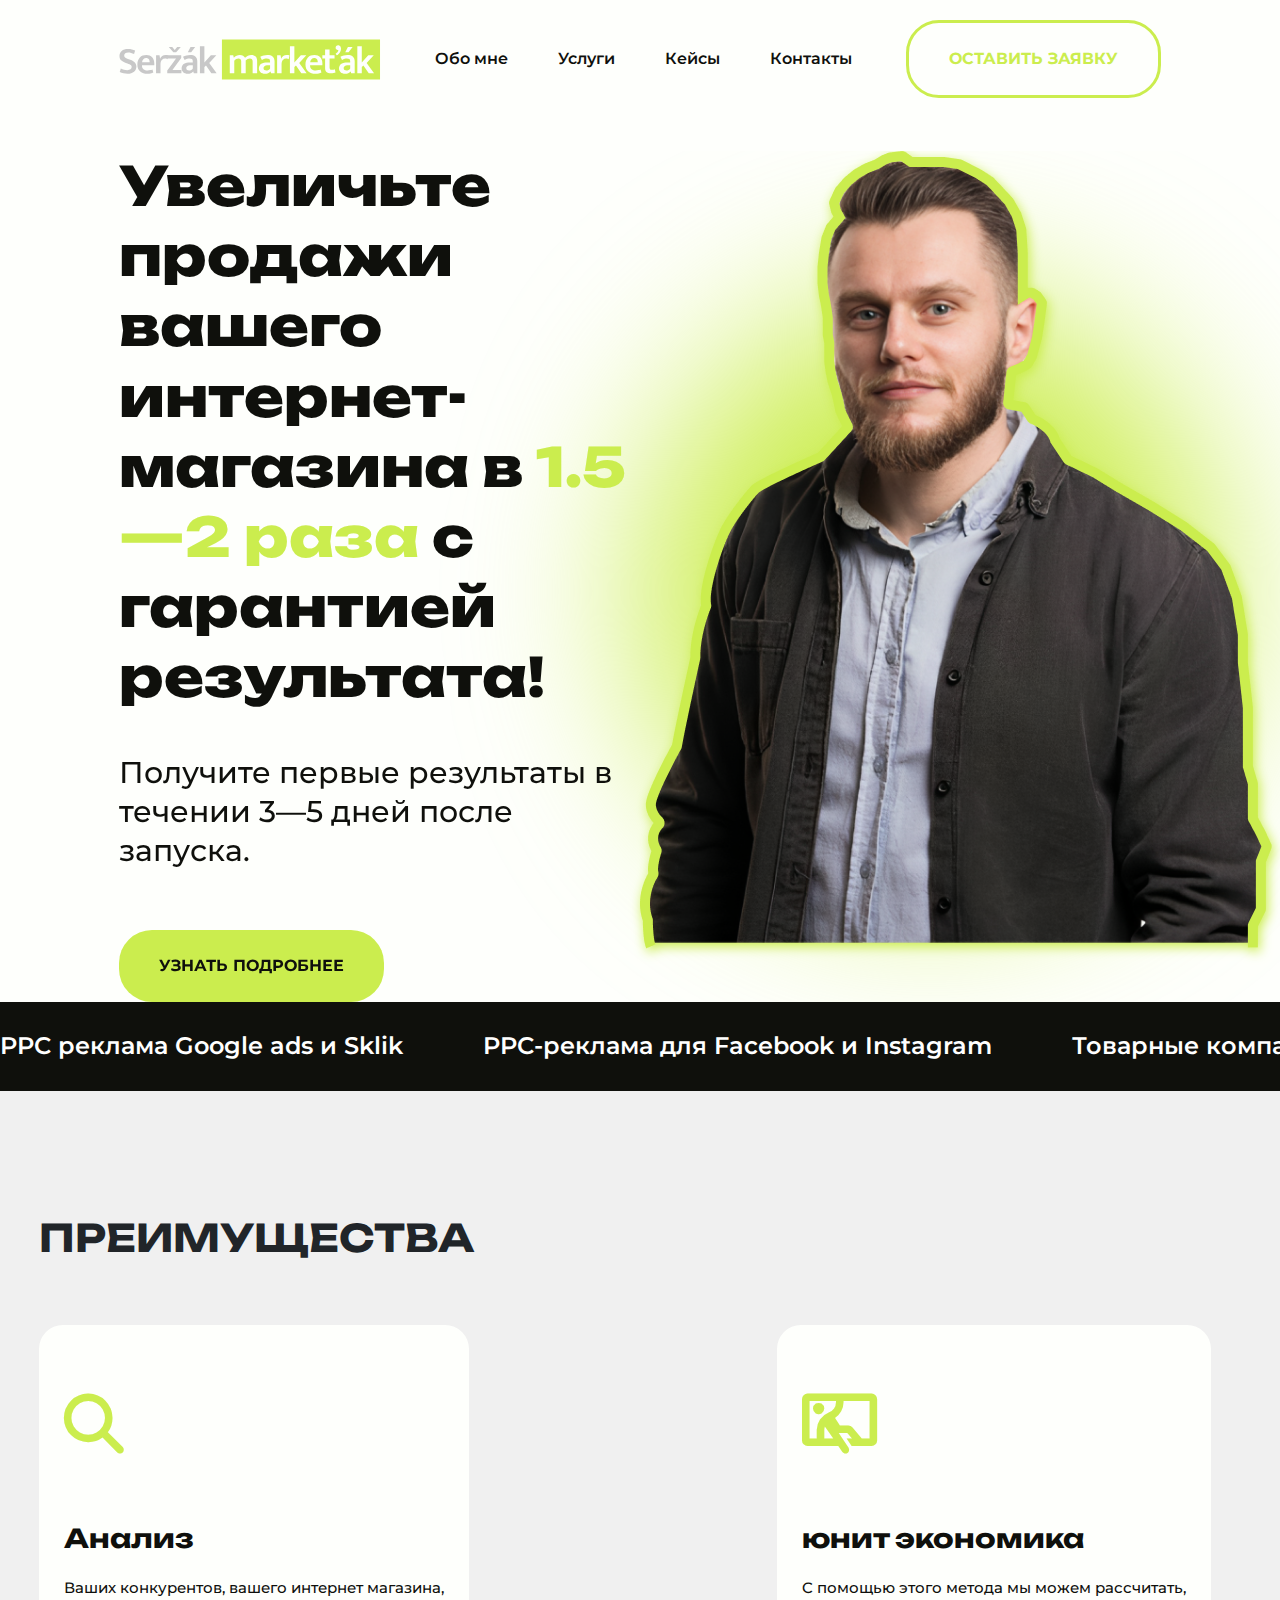
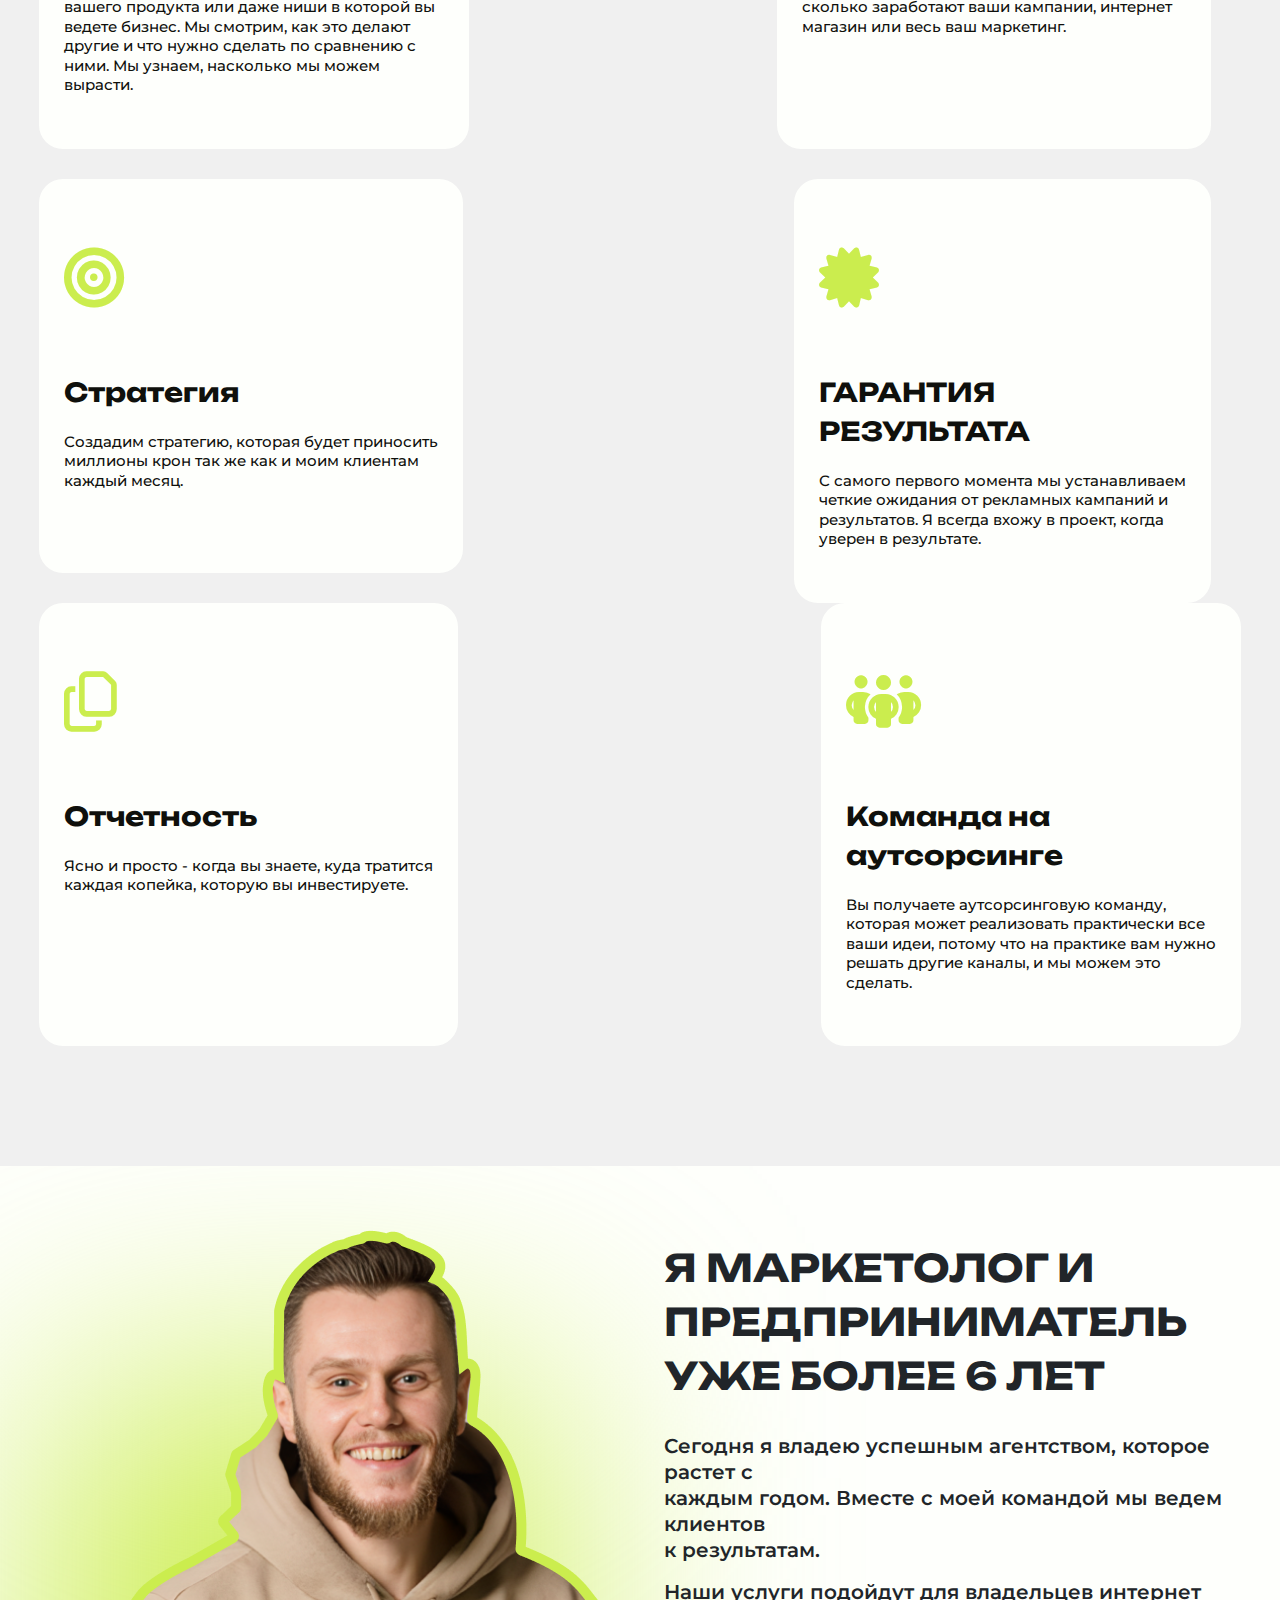
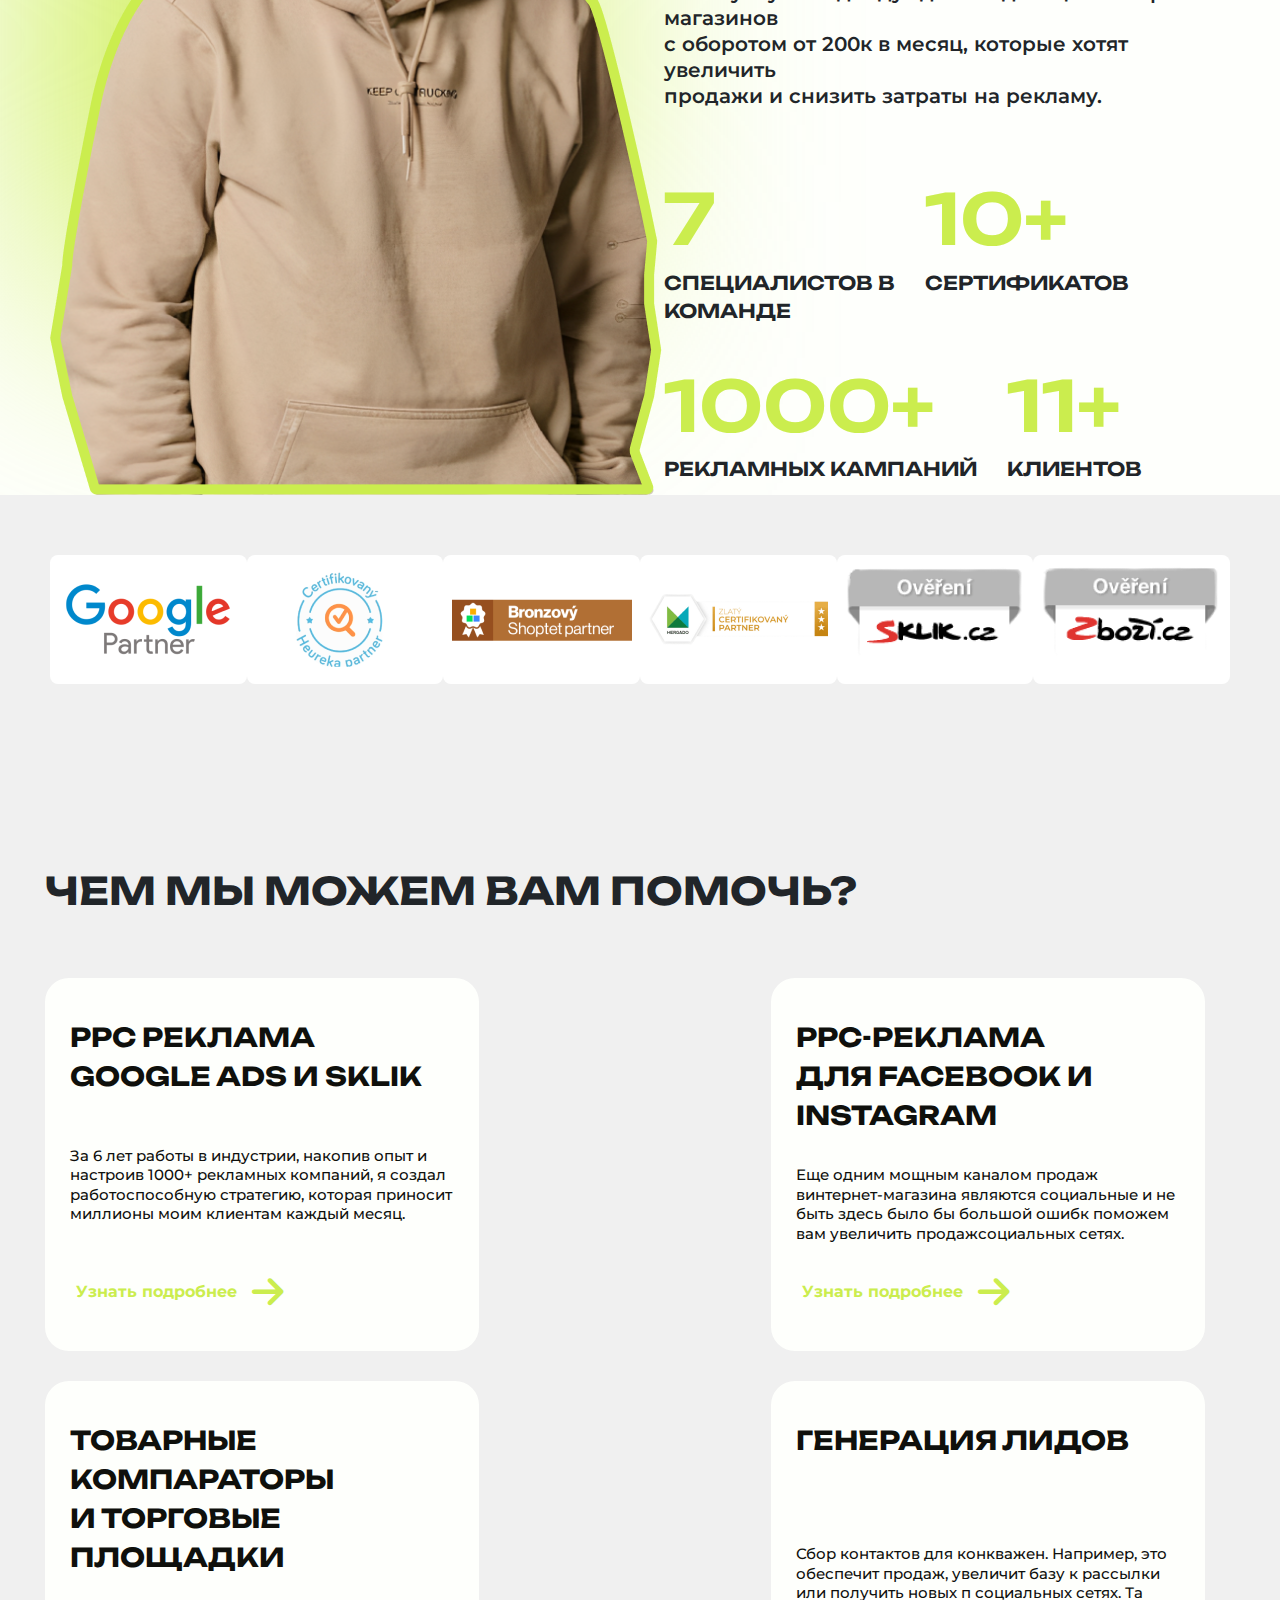
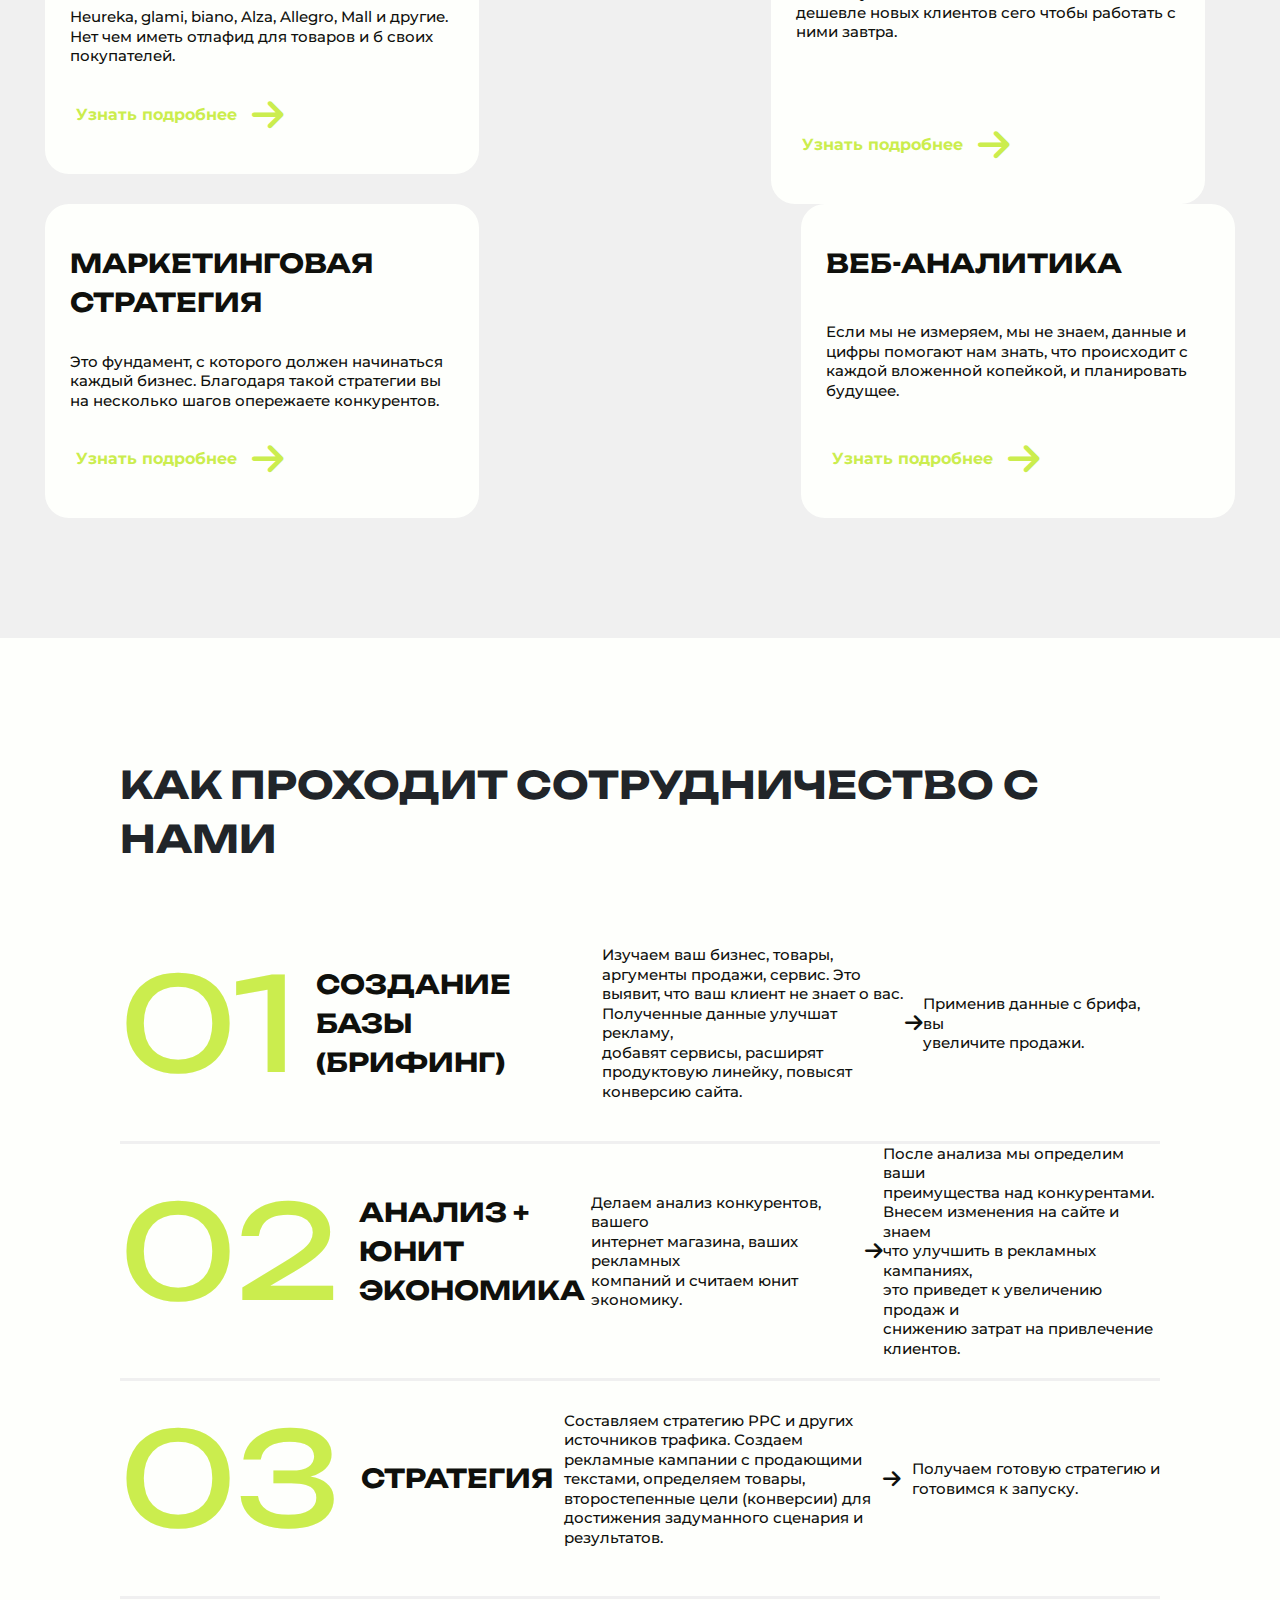
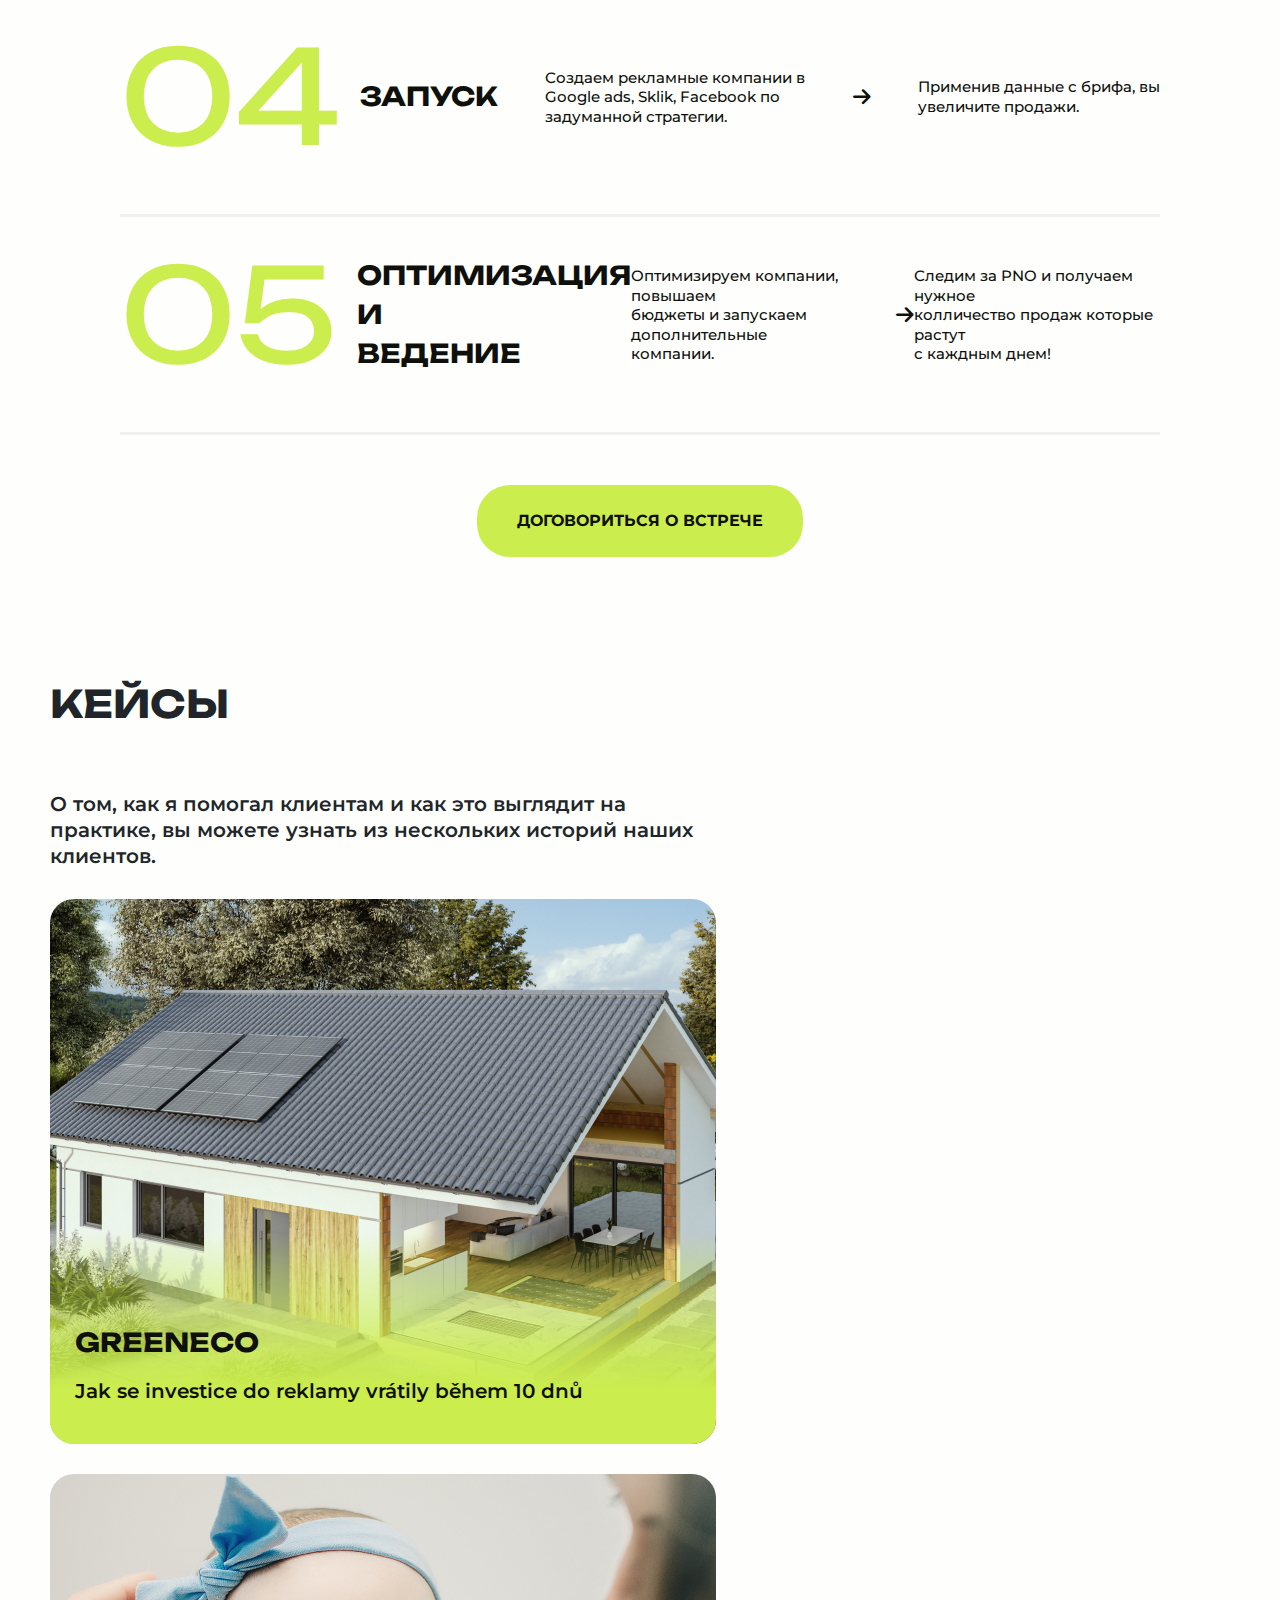
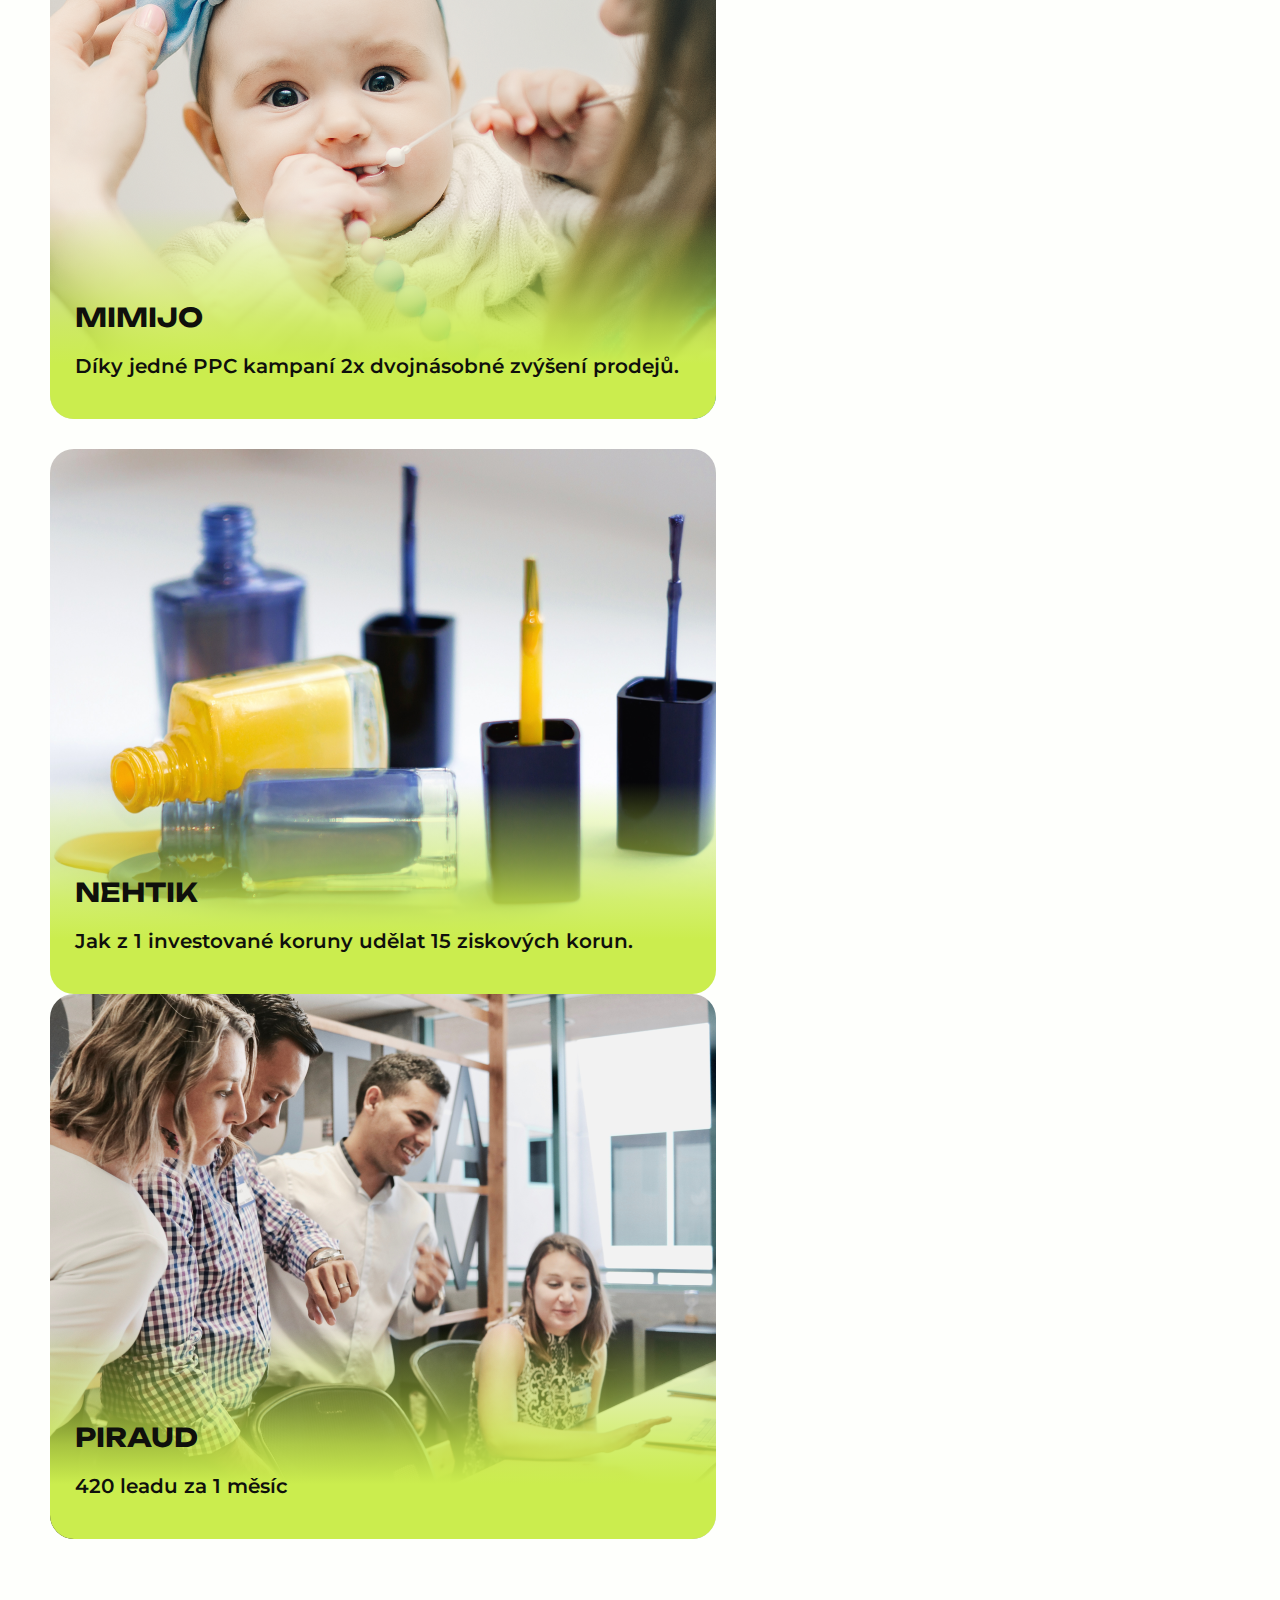
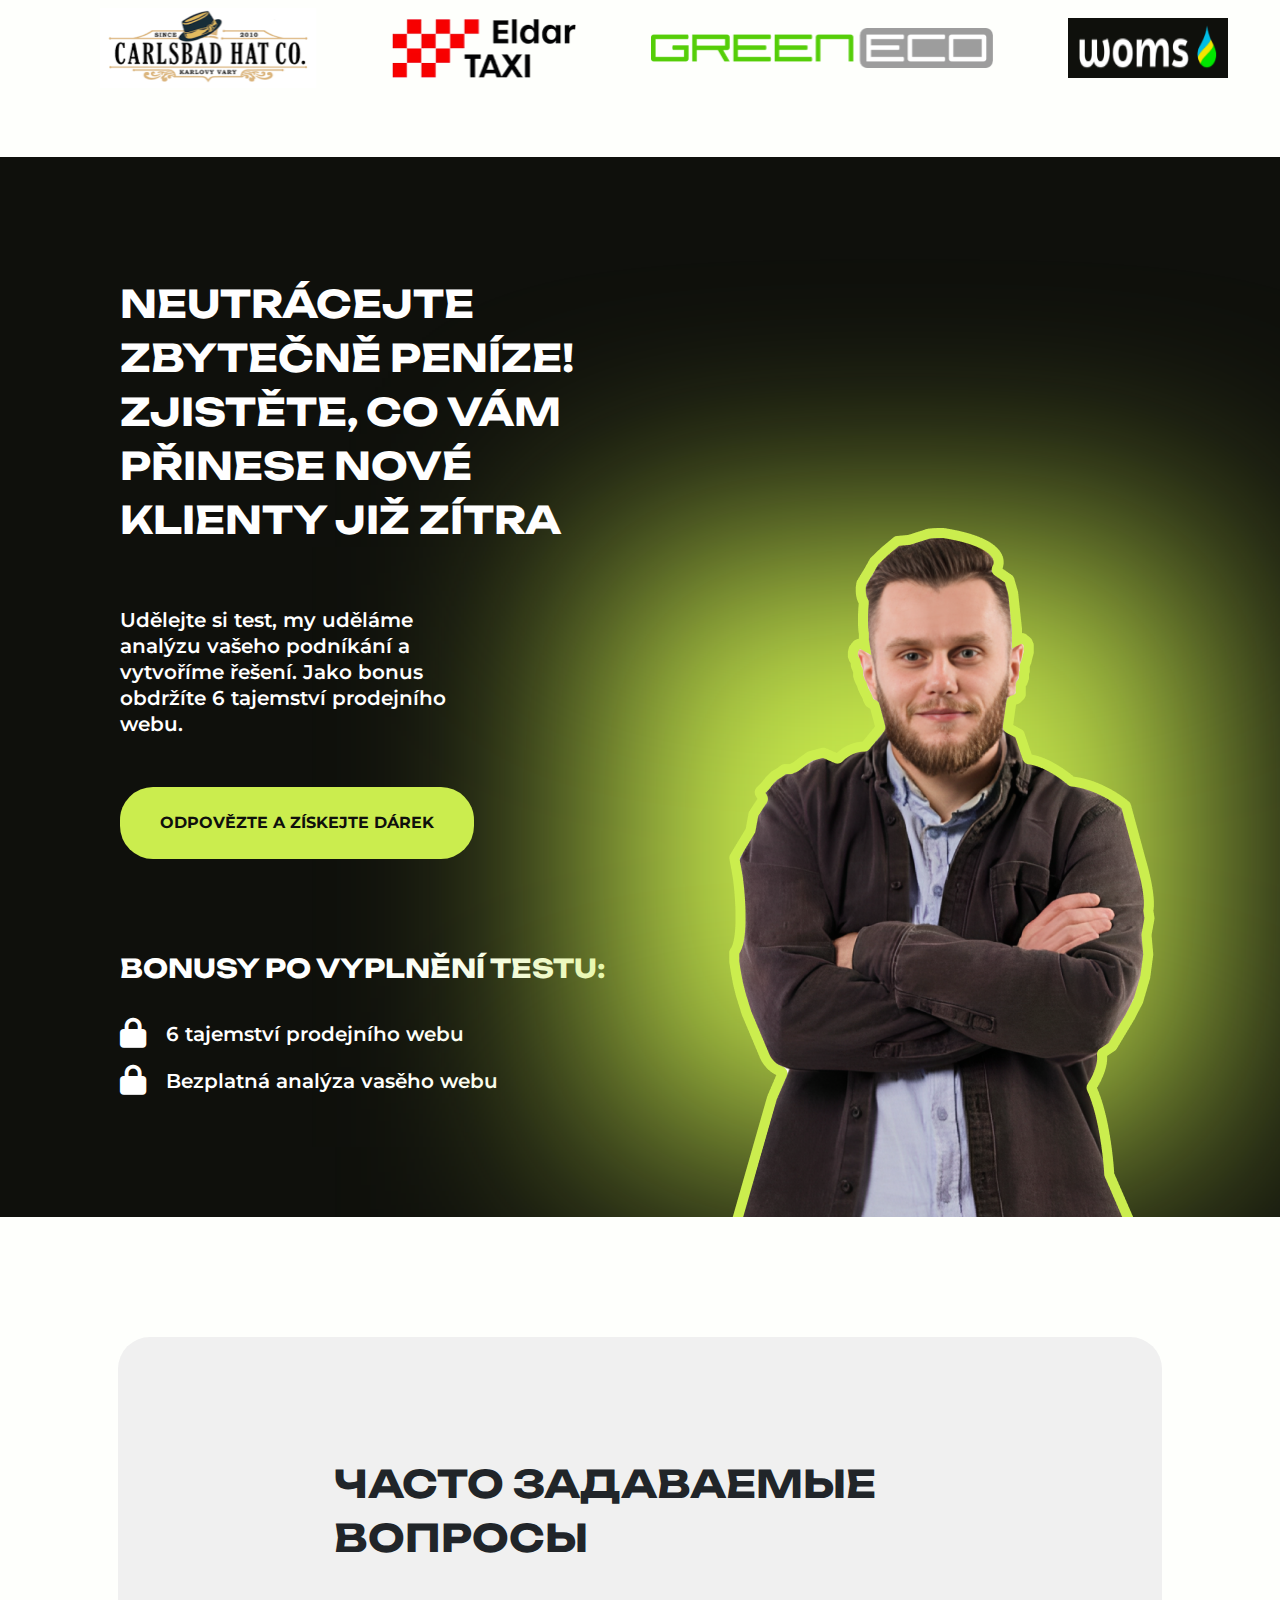
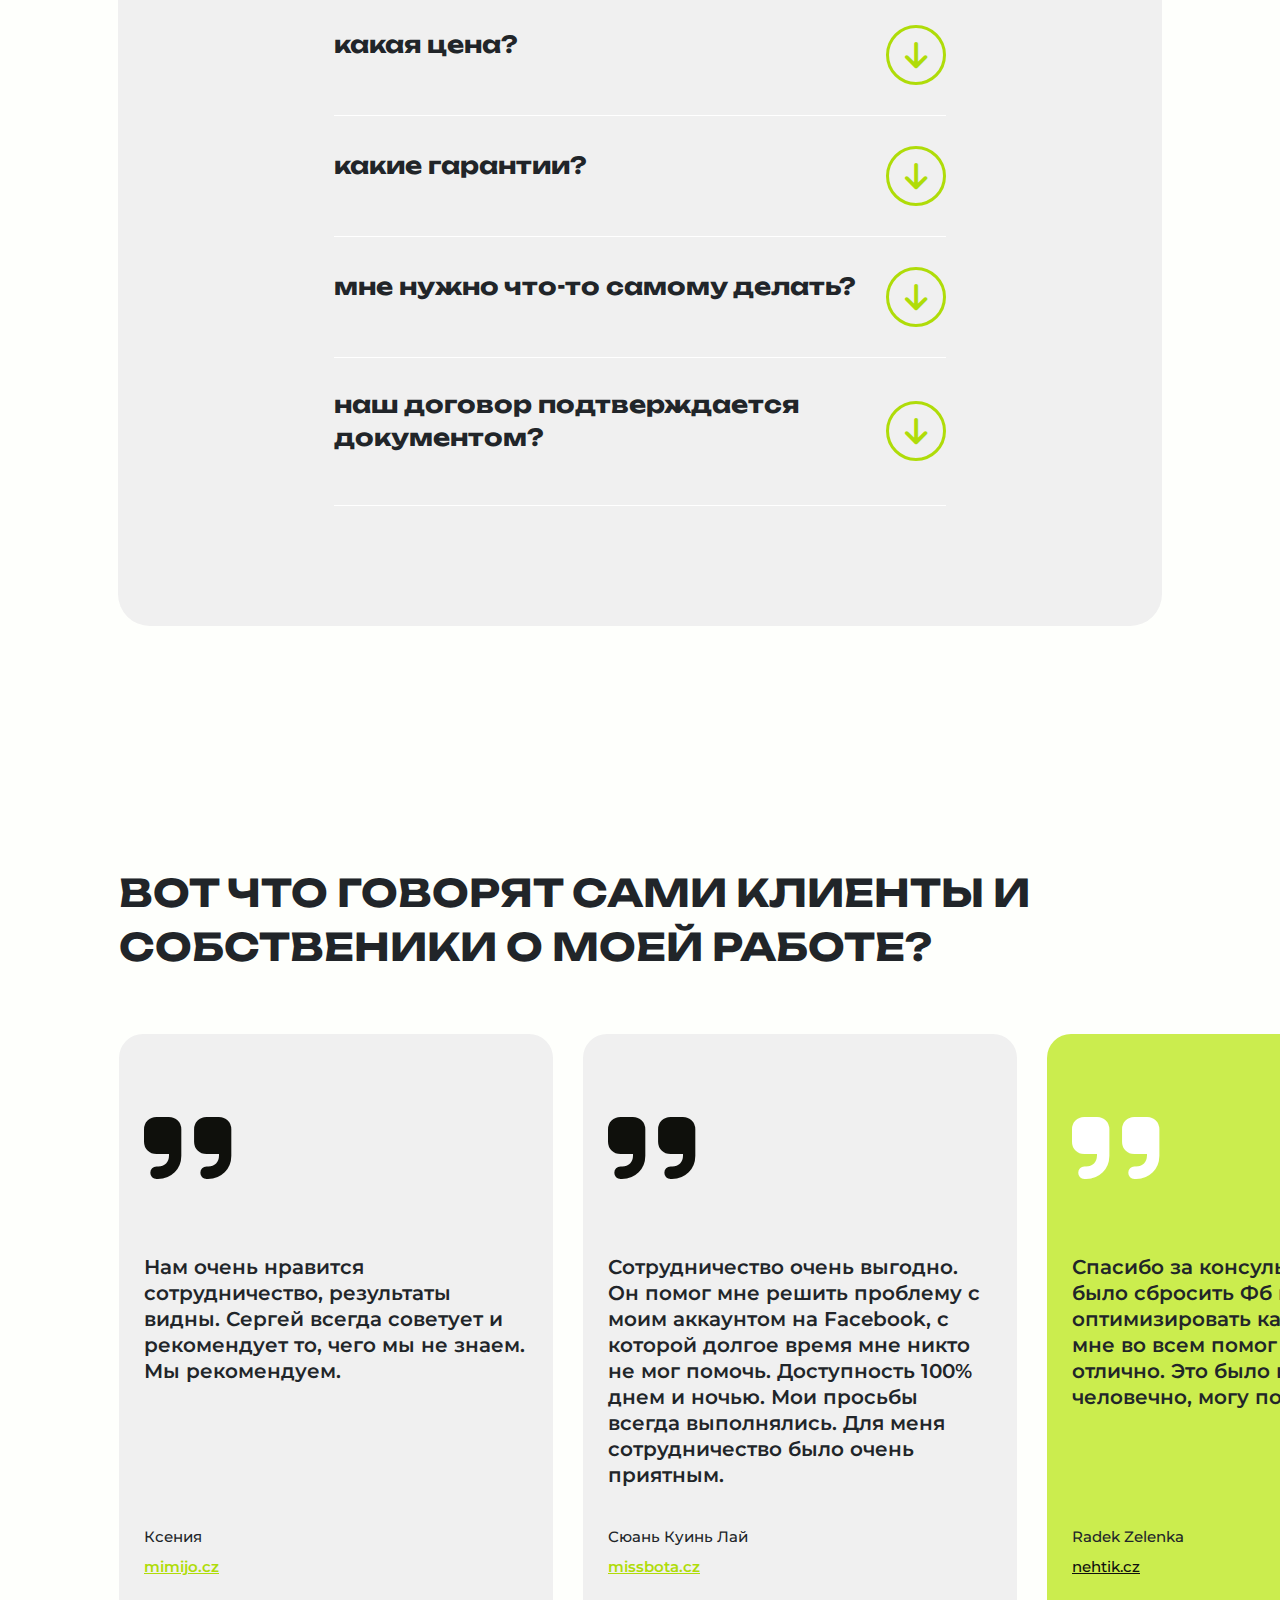
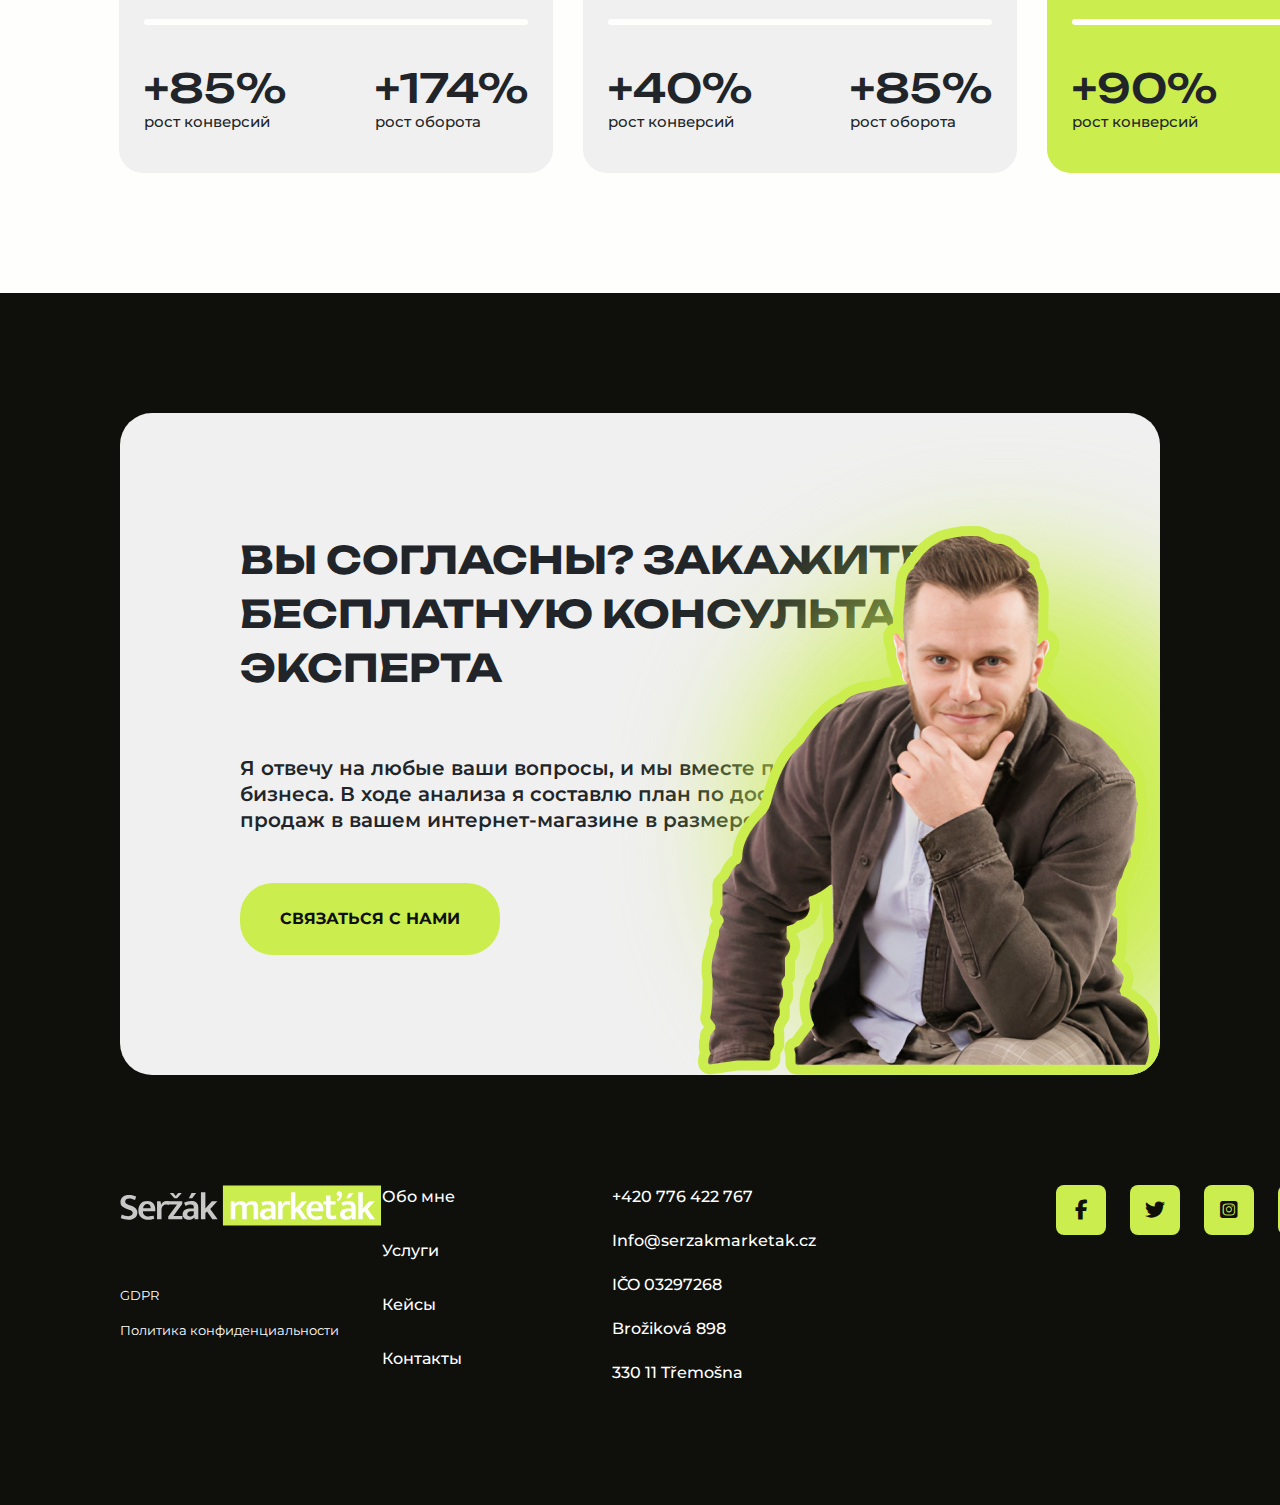
<file: index.html>
<!DOCTYPE html>
<html lang="en">
  <head>
    <meta charset="UTF-8" />
    <meta name="viewport" content="width=device-width, initial-scale=1.0" />
    <link
      rel="stylesheet"
      href="https://cdnjs.cloudflare.com/ajax/libs/font-awesome/6.4.2/css/all.min.css"
    />
    <link rel="preconnect" href="https://fonts.googleapis.com" />
    <link rel="preconnect" href="https://fonts.gstatic.com" crossorigin />
    <link
      href="https://fonts.googleapis.com/css2?family=Montserrat:ital,wght@0,100..900;1,100..900&family=Unbounded:wght@200..900&display=swap"
      rel="stylesheet"
    />
    <link
      rel="shortcut icon"
      href="icons/siteIcon/icon-pc.svg"
      type="image/png"
    />
    <link rel="stylesheet" href="css/bootsrap-revboot.css" />
    <link rel="stylesheet" href="css/style.css" />
    <title>Seržák</title>
  </head>
  <body>
    <header class="header">
      <div class="header-icon">
        <img
          src="icons/siteIcon/icon-pc.svg"
          alt="header logo"
          class="header-icon__pc"
        />
        <img
          src="icons/siteIcon/icon-mobile.svg"
          alt=""
          class="header-icon__mobile"
        />
      </div>

      <list class="header-list">
        <li class="header-list-item">
          <a href="#">Обо мне </a>
        </li>

        <li class="header-list-item">
          <a href="#">Услуги</a>
        </li>

        <li class="header-list-item">
          <a href="#">Кейсы</a>
        </li>

        <li class="header-list-item">
          <a href="#">Контакты </a>
        </li>
      </list>

      <button class="button-header">оставить заявку</button>

      <a href="#" class="header-burger">
        <div class="header-burger-item"></div>
        <div class="header-burger-item"></div>
        <div class="header-burger-item"></div>
      </a>

      <ul class="header-select">
        <li class="header-select-option">
          <a href="#">Обо мне </a>
        </li>

        <li class="header-select-option">
          <a href="#">Услуги</a>
        </li>

        <li class="header-select-option">
          <a href="#">Кейсы</a>
        </li>

        <li class="header-select-option">
          <a href="#">Контакты </a>
        </li>

        <button class="header-select-button button-header">
          оставить заявку
        </button>
      </ul>
    </header>

    <main>
      <section class="hero" id="home">
        <div class="hero-text">
          <h1 class="title-first margin-bottom-40px">
            Увеличьте продажи вашего интернет-магазина в
            <span>1.5—2 раза</span> с гарантией результата!
          </h1>

          <p class="descr margin-bottom-60px">
            Получите первые результаты в течении 3—5 дней после запуска.
          </p>

          <button class="button-main">Узнать подробнее</button>
        </div>

        <div class="hero-img">
          <img src="img/hero/hero.png" alt="hero img" />
          <div class="hero-img-circle"></div>
        </div>
      </section>
      <div class="ad">
        <p class="ad-text">PPC реклама Google ads и Sklik</p>
        <p class="ad-text">PPC-реклама для Facebook и Instagram</p>
        <p class="ad-text">Товарные компараторы и торговые площадки</p>
      </div>

      <section class="benefits">
        <div class="benefits-text">
          <h2 class="title-secondary">преимущества</h2>
        </div>

        <div class="benefits-items">
          <a href="#" class="card-main">
            <div class="card-main-icon">
              <i class="fa-solid fa-magnifying-glass"></i>
            </div>

            <p class="card-main-title">Анализ</p>

            <p class="card-main-descr">
              Ваших конкурентов, вашего интернет магазина, <br />
              вашего продукта или даже ниши в которой вы <br />
              ведете бизнес. Мы смотрим, как это делают <br />
              другие и что нужно сделать по сравнению с <br />
              ними. Мы узнаем, насколько мы можем <br />
              вырасти.
            </p>
          </a>

          <a href="#" class="card-main">
            <div class="card-main-icon">
              <i class="fa-solid fa-person-through-window"></i>
            </div>

            <p class="card-main-title">юнит экономика</p>

            <p class="card-main-descr">
              C помощью этого метода мы можем рассчитать, <br />
              сколько заработают ваши кампании, интернет <br />
              магазин или весь ваш маркетинг.
            </p>
          </a>

          <a href="#" class="card-main">
            <div class="card-main-icon">
              <i class="fa-solid fa-bullseye"></i>
            </div>

            <p class="card-main-title">Стратегия</p>

            <p class="card-main-descr">
              Создадим стратегию, которая будет приносить <br />
              миллионы крон так же как и моим клиентам <br />
              каждый месяц.
            </p>
          </a>

          <a href="#" class="card-main">
            <div class="card-main-icon">
              <i class="fa-solid fa-certificate"></i>
            </div>

            <p class="card-main-title">
              ГАРАНТИЯ <br />
              РЕЗУЛЬТАТА
            </p>

            <p class="card-main-descr">
              С самого первого момента мы устанавливаем <br />
              четкие ожидания от рекламных кампаний и <br />
              результатов. Я всегда вхожу в проект, когда <br />уверен в
              результате.
            </p>
          </a>

          <a href="#" class="card-main">
            <div class="card-main-icon">
              <i class="fa-regular fa-copy"></i>
            </div>

            <p class="card-main-title">Отчетность</p>

            <p class="card-main-descr">
              Ясно и просто - когда вы знаете, куда тратится <br />
              каждая копейка, которую вы инвестируете.
            </p>
          </a>

          <a href="#" class="card-main">
            <div class="card-main-icon">
              <i class="fa-solid fa-people-group"></i>
            </div>

            <p class="card-main-title">
              Команда на <br />
              аутсорсинге
            </p>

            <p class="card-main-descr">
              Вы получаете аутсорсинговую команду, <br />
              которая может реализовать практически все <br />
              ваши идеи, потому что на практике вам нужно <br />
              решать другие каналы, и мы можем это <br />
              сделать.
            </p>
          </a>
        </div>
      </section>

      <section class="me">
        <div class="me-img">
          <img src="img/me/1.png" alt="me img" />
          <div class="me-img-circle"></div>
        </div>

        <div class="me-text">
          <h2 class="title-secondary me-title margin-bottom-30px">
            Я маркетолог и <br />
            предприниматель <br />
            уже более 6 лет
          </h2>

          <p class="descr-main margin-bottom-16px">
            Сегодня я владею успешным агентством, которое растет с <br />
            каждым годом. Вместе с моей командой мы ведем клиентов <br />
            к результатам.
          </p>

          <p class="descr-main margin-bottom-60px">
            Наши услуги подойдут для владельцев интернет магазинов <br />
            c оборотом от 200к в месяц, которые хотят увеличить <br />
            продажи и снизить затраты на рекламу.
          </p>

          <div class="me-items">
            <div class="me-item">
              <p class="me-item-title">7</p>

              <p class="me-item-descr">
                СПЕЦИАЛИСТОВ В <br />
                КОМАНДЕ
              </p>
            </div>

            <div class="me-item">
              <p class="me-item-title">10+</p>

              <p class="me-item-descr">СЕРТИФИКАТОВ</p>
            </div>

            <div class="me-item">
              <p class="me-item-title">1000+</p>

              <p class="me-item-descr">рекламных кампаний</p>
            </div>

            <div class="me-item">
              <p class="me-item-title">11+</p>

              <p class="me-item-descr">КЛИЕНТОВ</p>
            </div>
          </div>
        </div>
      </section>
      <div class="mobile-me-items">
        <div class="mobile-me-item">
          <p class="mobile-me-item-title">7</p>

          <p class="mobile-me-item-descr">
            СПЕЦИАЛИСТОВ В <br />
            КОМАНДЕ
          </p>
        </div>

        <div class="mobile-me-item">
          <p class="mobile-me-item-title">10+</p>

          <p class="mobile-me-item-descr">СЕРТИФИКАТОВ</p>
        </div>

        <div class="mobile-me-item">
          <p class="mobile-me-item-title">1000+</p>

          <p class="mobile-me-item-descr">
            рекламных <br />
            кампаний
          </p>
        </div>

        <div class="mobile-me-item">
          <p class="mobile-me-item-title">11+</p>

          <p class="mobile-me-item-descr">КЛИЕНТОВ</p>
        </div>
      </div>
      <div class="sponsors">
        <div class="sponsors-item">
          <img src="img/sponsors/1.png" alt="" />
        </div>

        <div class="sponsors-item">
          <img src="img/sponsors/2.png" alt="" />
        </div>

        <div class="sponsors-item">
          <img src="img/sponsors/3.png" alt="" />
        </div>

        <div class="sponsors-item">
          <img src="img/sponsors/4.png" alt="" />
        </div>

        <div class="sponsors-item">
          <img src="img/sponsors/5.png" alt="" />
        </div>

        <div class="sponsors-item">
          <img src="img/sponsors/6.png" alt="" />
        </div>
      </div>

      <section class="our-help">
        <div class="our-help-text">
          <h2 class="title-secondary">ЧЕм мы можем вам помочь?</h2>
        </div>

        <div class="our-help-items">
          <a href="#" class="card-link">
            <p class="card-link-title">
              PPC реклама <br />
              Google ads и Sklik
            </p>

            <p class="card-link-descr">
              За 6 лет работы в индустрии, накопив опыт и настроив 1000+
              рекламных компаний, я создал работоспособную стратегию, которая
              приносит миллионы моим клиентам каждый месяц.
            </p>

            <button class="card-link-button">
              Узнать подробнее
              <i class="fa-solid fa-arrow-right"></i>
            </button>
          </a>

          <a href="#" class="card-link">
            <p class="card-link-title">
              PPC-реклама <br />
              для Facebook и <br />
              Instagram
            </p>

            <p class="card-link-descr">
              Еще одним мощным каналом продаж винтернет-магазина являются
              социальные и не быть здесь было бы большой ошибк поможем вам
              увеличить продажсоциальных сетях.
            </p>

            <button class="card-link-button">
              Узнать подробнее
              <i class="fa-solid fa-arrow-right"></i>
            </button>
          </a>

          <a href="#" class="card-link">
            <p class="card-link-title">
              Товарные <br />
              компараторы <br />
              и торговые <br />
              площадки
            </p>

            <p class="card-link-descr">
              Heureka, glami, biano, Alza, Allegro, Mall и другие. Нет чем иметь
              отлафид для товаров и б своих покупателей.
            </p>

            <button class="card-link-button">
              Узнать подробнее
              <i class="fa-solid fa-arrow-right"></i>
            </button>
          </a>

          <a href="#" class="card-link">
            <p class="card-link-title">Генерация лидов</p>

            <p class="card-link-descr">
              Сбор контактов для конкважен. Например, это обеспечит продаж,
              увеличит базу к рассылки или получить новых п социальных сетях. Та
              дешевле новых клиентов сего чтобы работать с ними завтра.
            </p>

            <button class="card-link-button">
              Узнать подробнее
              <i class="fa-solid fa-arrow-right"></i>
            </button>
          </a>

          <a href="#" class="card-link">
            <p class="card-link-title">
              Маркетинговая <br />
              стратегия
            </p>

            <p class="card-link-descr">
              Это фундамент, с которого должен начинаться каждый бизнес.
              Благодаря такой стратегии вы на несколько шагов опережаете
              конкурентов.
            </p>

            <button class="card-link-button">
              Узнать подробнее
              <i class="fa-solid fa-arrow-right"></i>
            </button>
          </a>

          <a href="#" class="card-link">
            <p class="card-link-title">Веб-аналитика</p>

            <p class="card-link-descr">
              Если мы не измеряем, мы не знаем, данные и цифры помогают нам
              знать, что происходит с каждой вложенной копейкой, и планировать
              будущее.
            </p>

            <button class="card-link-button">
              Узнать подробнее
              <i class="fa-solid fa-arrow-right"></i>
            </button>
          </a>
        </div>
      </section>

      <section class="cooperation">
        <div class="cooperation-text">
          <h2 class="title-secondary">Как проходит сотрудничество с нами</h2>
        </div>

        <div class="cooperation-items">
          <a href="#" class="cooperation-item">
            <div class="cooperation-item-text">
              <p class="cooperation-item-number">01</p>

              <p class="cooperation-item-title">
                Создание базы <br />
                (Брифинг)
              </p>
            </div>

            <p class="cooperation-item-descr">
              Изучаем ваш бизнес, товары, <br />
              аргументы продажи, сервис. Это <br />
              выявит, что ваш клиент не знает о вас. <br />
              Полученные данные улучшат рекламу, <br />
              добавят сервисы, расширят <br />
              продуктовую линейку, повысят <br />
              конверсию сайта.
            </p>

            <div class="cooperation-item-icon">
              <i class="fa-solid fa-arrow-right"></i>
            </div>

            <p class="cooperation-item-descr">
              Применив данные с брифа, вы <br />
              увеличите продажи.
            </p>
          </a>

          <a href="#" class="cooperation-item">
            <div class="cooperation-item-text">
              <p class="cooperation-item-number">02</p>

              <p class="cooperation-item-title">
                анализ + юнит <br />
                экономика
              </p>
            </div>

            <p class="cooperation-item-descr">
              Делаем анализ конкурентов, вашего <br />
              интернет магазина, ваших рекламных <br />
              компаний и считаем юнит экономику.
            </p>

            <div class="cooperation-item-icon">
              <i class="fa-solid fa-arrow-right"></i>
            </div>

            <p class="cooperation-item-descr">
              После анализа мы определим ваши <br />
              преимущества над конкурентами. <br />
              Внесем изменения на сайте и знаем <br />
              что улучшить в рекламных кампаниях, <br />
              это приведет к увеличению продаж и <br />
              снижению затрат на привлечение <br />
              клиентов.
            </p>
          </a>

          <a href="#" class="cooperation-item">
            <div class="cooperation-item-text">
              <p class="cooperation-item-number">03</p>

              <p class="cooperation-item-title">стратегия</p>
            </div>

            <p class="cooperation-item-descr">
              Составляем стратегию PPC и других <br />
              источников трафика. Создаем <br />
              рекламные кампании с продающими <br />
              текстами, определяем товары, <br />
              второстепенные цели (конверсии) для <br />
              достижения задуманного сценария и <br />
              результатов.
            </p>

            <div class="cooperation-item-icon">
              <i class="fa-solid fa-arrow-right"></i>
            </div>

            <p class="cooperation-item-descr">
              Получаем готовую стратегию и <br />
              готовимся к запуску.
            </p>
          </a>

          <a href="#" class="cooperation-item">
            <div class="cooperation-item-text">
              <p class="cooperation-item-number">04</p>

              <p class="cooperation-item-title">запуск</p>
            </div>

            <p class="cooperation-item-descr">
              Создаем рекламные компании в <br />
              Google ads, Sklik, Facebook по <br />
              задуманной стратегии.
            </p>

            <div class="cooperation-item-icon">
              <i class="fa-solid fa-arrow-right"></i>
            </div>

            <p class="cooperation-item-descr">
              Применив данные с брифа, вы <br />
              увеличите продажи.
            </p>
          </a>

          <a href="#" class="cooperation-item">
            <div class="cooperation-item-text">
              <p class="cooperation-item-number">05</p>

              <p class="cooperation-item-title">
                оптимизация <br />
                и <br />
                ведение
              </p>
            </div>

            <p class="cooperation-item-descr">
              Оптимизируем компании, повышаем <br />
              бюджеты и запускаем дополнительные <br />
              компании.
            </p>

            <div class="cooperation-item-icon">
              <i class="fa-solid fa-arrow-right"></i>
            </div>

            <p class="cooperation-item-descr">
              Следим за PNO и получаем нужное <br />
              колличество продаж которые растут <br />
              с каждным днем!
            </p>
          </a>
        </div>

        <div class="cooperation-slider">
          <p class="cooperation-slider-numbers">1/5</p>

          <button class="button-slider">
            <i class="fa-solid fa-arrow-right"></i>
          </button>
        </div>

        <div class="cooperation-button">
          <button class="button-main">договориться о встрече</button>
        </div>
      </section>

      <section class="cases">
        <div class="cases-text">
          <h2 class="title-secondary">кейсы</h2>

          <p class="descr-main">
            О том, как я помогал клиентам и как это выглядит на <br />
            практике, вы можете узнать из нескольких историй наших <br />
            клиентов.
          </p>
        </div>
        <div class="cases-cards">
          <a href="#" class="cases-card">
            <p class="cases-card-title">Greeneco</p>

            <p class="cases-card-descr">
              Jak se investice do reklamy vrátily během 10 dnů
            </p>

            <div class="cases-card-overlay"></div>
          </a>

          <a href="#" class="cases-card">
            <p class="cases-card-title">mimijo</p>

            <p class="cases-card-descr">
              Díky jedné PPC kampaní 2x dvojnásobné zvýšení prodejů.
            </p>

            <div class="cases-card-overlay"></div>
          </a>

          <a href="#" class="cases-card">
            <p class="cases-card-title">nehtik</p>

            <p class="cases-card-descr">
              Jak z 1 investované koruny udělat 15 ziskových korun.
            </p>

            <div class="cases-card-overlay"></div>
          </a>

          <a href="#" class="cases-card">
            <p class="cases-card-title">piraud</p>

            <p class="cases-card-descr">420 leadu za 1 měsíc</p>

            <div class="cases-card-overlay"></div>
          </a>
        </div>

        <div class="sponsors sponsors-down" style="background: none">
          <img src="img/sponsors2/1.png" alt="" />
          <img src="img/sponsors2/2.png" alt="" />
          <img src="img/sponsors2/3.png" alt="" />
          <img src="img/sponsors2/4.png" alt="" />
          <img src="img/sponsors2/5.png" alt="" />
          <img src="img/sponsors2/6.png" alt="" />
          <img src="img/sponsors2/7.png" alt="" />
          <img src="img/sponsors2/8.png" alt="" />
          <img src="img/sponsors2/9.png" alt="" />
          <img src="img/sponsors2/10.png" alt="" />
        </div>
      </section>

      <section class="quiz">
        <div class="quiz-content">
          <div class="quiz-content-text">
            <h2 class="title-secondary color-white quiz-title">
              Neutrácejte zbytečně peníze! <br />
              Zjistěte, co vám přinese nové <br />
              klienty již zítra
            </h2>

            <p class="descr-main color-white margin-bottom-50px quiz-descr">
              Udělejte si test, my uděláme analýzu vašeho podníkání a vytvoříme
              řešení. <br />
              Jako bonus obdržíte 6 tajemství prodejního webu.
            </p>
          </div>

          <button
            class="button-main button-quiz margin-bottom-90px por-z-index-3"
          >
            Odpovězte a získejte dárek
          </button>

          <div class="quiz-bonusy">
            <p class="quiz-bonusy-title">BONUSY PO VYPLNĚNÍ TESTU:</p>

            <div class="quiz-bonusy-items">
              <div class="quiz-bonusy-item">
                <div class="quiz-bonusy-item-icon">
                  <i class="fa-solid fa-lock"></i>
                </div>

                <div class="quiz-bonusy-item-text">
                  6 tajemství prodejního webu
                </div>
              </div>

              <div class="quiz-bonusy-item">
                <div class="quiz-bonusy-item-icon">
                  <i class="fa-solid fa-lock"></i>
                </div>

                <div class="quiz-bonusy-item-text">
                  Bezplatná analýza vasěho webu
                </div>
              </div>
            </div>
          </div>
        </div>

        <div class="quiz-img">
          <img src="img/quiz/Mask group.png" alt="quiz image" />
          <div class="quiz-img-round"></div>
        </div>
      </section>

      <section class="faq">
        <div class="faq-container">
          <div class="faq-title">
            <h2 class="title-secondary">часто задаваемые вопросы</h2>
          </div>

          <div class="faq-items">
            <div class="faq-item">
              <div class="faq-item-text">
                <div class="faq-item-title">
                  <h3>какая цена?</h3>
                </div>

                <div class="faq-item-descr">
                  <p>
                    Цена расчитывается индивидуально в зависимости от ваших
                    запросов хотите ли вы просто купить школу Фабию или Масерати
                    соответсвенно от нее и цена.
                  </p>
                </div>
              </div>

              <div class="faq-item-button">
                <button><i class="fa-solid fa-arrow-right"></i></button>
              </div>
            </div>

            <div class="faq-item">
              <div class="faq-item-text">
                <div class="faq-item-title">
                  <h3>какие гарантии?</h3>
                </div>

                <div class="faq-item-descr">
                  <p>
                    Цена расчитывается индивидуально в зависимости от ваших
                    запросов хотите ли вы просто купить школу Фабию или Масерати
                    соответсвенно от нее и цена.
                  </p>
                </div>
              </div>

              <div class="faq-item-button">
                <button><i class="fa-solid fa-arrow-right"></i></button>
              </div>
            </div>

            <div class="faq-item">
              <div class="faq-item-text">
                <div class="faq-item-title">
                  <h3>мне нужно что-то самому делать?</h3>
                </div>

                <div class="faq-item-descr">
                  <p>
                    Цена расчитывается индивидуально в зависимости от ваших
                    запросов хотите ли вы просто купить школу Фабию или Масерати
                    соответсвенно от нее и цена.
                  </p>
                </div>
              </div>

              <div class="faq-item-button">
                <button><i class="fa-solid fa-arrow-right"></i></button>
              </div>
            </div>

            <div class="faq-item">
              <div class="faq-item-text">
                <div class="faq-item-title">
                  <h3>наш договор подтверждается документом?</h3>
                </div>

                <div class="faq-item-descr">
                  <p>
                    Цена расчитывается индивидуально в зависимости от ваших
                    запросов хотите ли вы просто купить школу Фабию или Масерати
                    соответсвенно от нее и цена.
                  </p>
                </div>
              </div>

              <div class="faq-item-button">
                <button><i class="fa-solid fa-arrow-right"></i></button>
              </div>
            </div>
          </div>
        </div>
      </section>

      <section class="comments">
        <div class="comments-top">
          <div class="title-secondary">
            Вот что говорят сами клиенты и собственики о моей работе?
          </div>

          <div class="comments-top-slider">
            <div class="comments-top-slider-button">
              <i class="fa-solid fa-arrow-right"></i>
            </div>

            <div class="comments-top-slider-text">1/8</div>

            <div class="comments-top-slider-button">
              <i class="fa-solid fa-arrow-right"></i>
            </div>
          </div>
        </div>

        <div class="comments-bottom">
          <div class="comments-item">
            <div class="comments-item-quote">
              <i class="fa-solid fa-quote-right"></i>
            </div>
            <p class="comments-item-text">
              Нам очень нравится сотрудничество, результаты видны. Сергей всегда
              советует и рекомендует то, чего мы не знаем. Мы рекомендуем.
            </p>

            <div class="comments-item-person">
              <p class="comments-item-person-name">Ксения</p>

              <a href="mailto:mimijo.cz" class="comments-item-person-link"
                >mimijo.cz</a
              >
            </div>

            <div class="comments-item-div"></div>

            <div class="comments-item-numbers">
              <div class="comments-item-numbers-item">
                <p class="comments-item-numbers-item-number">+85%</p>
                <p class="comments-item-numbers-item-text">рост конверсий</p>
              </div>

              <div class="comments-item-numbers-item">
                <p class="comments-item-numbers-item-number">+174%</p>
                <p class="comments-item-numbers-item-text">рост оборота</p>
              </div>
            </div>
          </div>

          <div class="comments-item">
            <div class="comments-item-quote">
              <i class="fa-solid fa-quote-right"></i>
            </div>
            <p class="comments-item-text">
              Сотрудничество очень выгодно. Он помог мне решить проблему с моим
              аккаунтом на Facebook, с которой долгое время мне никто не мог
              помочь. Доступность 100% днем ​​и ночью. Мои просьбы всегда
              выполнялись. Для меня сотрудничество было очень приятным.
            </p>

            <div class="comments-item-person">
              <p class="comments-item-person-name">Сюань Куинь Лай</p>

              <a href="mailto:mimijo.cz" class="comments-item-person-link"
                >missbota.cz</a
              >
            </div>

            <div class="comments-item-div"></div>

            <div class="comments-item-numbers">
              <div class="comments-item-numbers-item">
                <p class="comments-item-numbers-item-number">+40%</p>
                <p class="comments-item-numbers-item-text">рост конверсий</p>
              </div>

              <div class="comments-item-numbers-item">
                <p class="comments-item-numbers-item-number">+85%</p>
                <p class="comments-item-numbers-item-text">рост оборота</p>
              </div>
            </div>
          </div>

          <div class="comments-item comments-item__green">
            <div class="comments-item-quote comments-item__green-quote">
              <i class="fa-solid fa-quote-right"></i>
            </div>
            <p class="comments-item-text">
              Спасибо за консультацию, нужно было сбросить Фб и оптимизировать
              кампании. Сергей мне во всем помог и выглядит отлично. Это было
              круто и человечно, могу порекомендовать.
            </p>

            <div class="comments-item-person">
              <p class="comments-item-person-name">Radek Zelenka</p>

              <a href="mailto:mimijo.cz" class="comments-item__green-link"
                >nehtik.cz</a
              >
            </div>

            <div class="comments-item-div"></div>

            <div class="comments-item-numbers">
              <div class="comments-item-numbers-item">
                <p class="comments-item-numbers-item-number">+90%</p>
                <p class="comments-item-numbers-item-text">рост конверсий</p>
              </div>

              <div class="comments-item-numbers-item">
                <p class="comments-item-numbers-item-number">+105%</p>
                <p class="comments-item-numbers-item-text">рост оборота</p>
              </div>
            </div>
          </div>
        </div>
      </section>

      <section class="form-container">
        <div class="form">
          <div class="form-text">
            <h2 class="title-secondary">
              вы согласны? Закажите бесплатную консультацию эксперта
            </h2>

            <p class="descr-main">
              Я отвечу на любые ваши вопросы, и мы вместе проведем анализ вашего
              бизнеса. В ходе анализа я составлю план по достижению ежемесячных
              продаж в вашем интернет-магазине в размере 1-3-5 миллионов крон.
            </p>

            <button class="button-main">связаться с нами</button>
          </div>

          <div class="form-img">
            <img src="img/form/1.png" alt="" />

            <div class="form-img-round"></div>
          </div>
        </div>
      </section>
    </main>

    <footer class="footer">
      <div class="footer-logo">
        <img src="icons/siteIcon/icon-pc.svg" alt="" />

        <div class="footer-logo-text">
          <p class="footer-logo-text-item">GDPR</p>
          <a href="#" class="footer-logo-text-item"
            >Политика конфиденциальности
          </a>
        </div>
      </div>

      <div class="footer-right">
        <div class="footer-links">
          <div class="footer-links-item">
            <a href="#" class="footer-links-item-link">обо мне </a>
            <a href="#" class="footer-links-item-link">услуги</a>
            <a href="#" class="footer-links-item-link">Кейсы</a>
            <a href="#" class="footer-links-item-link">Контакты </a>
          </div>

          <div class="footer-links-item">
            <a href="#" class="footer-links-item-link">+420 776 422 767</a>
            <a href="#" class="footer-links-item-link"
              >info@serzakmarketak.cz
            </a>
            <a href="#" class="footer-links-item-link">IČO 03297268</a>
            <a href="#" class="footer-links-item-link">Brožiková 898 </a>
            <a href="#" class="footer-links-item-link">330 11 Třemošna </a>
          </div>
        </div>

        <div class="footer-icons">
          <a href="#" class="footer-icons-item">
            <i class="fa-brands fa-facebook-f"></i>
          </a>

          <a href="#" class="footer-icons-item">
            <i class="fa-brands fa-twitter"></i>
          </a>

          <a href="#" class="footer-icons-item">
            <i class="fa-brands fa-square-instagram"></i>
          </a>

          <a href="#" class="footer-icons-item">
            <i class="fa-brands fa-linkedin-in"></i>
          </a>

          <a href="#" class="footer-icons-item">
            <i class="fa-brands fa-youtube"></i>
          </a>
        </div>
      </div>
    </footer>

    <script src="js/burgerlist.js"></script>
    <script src="js/cooperationSlider.js"></script>
    <script src="js/scroll.js"></script>
    <script src="js/faq-item-button.js"></script>
  </body>
</html>
</file>
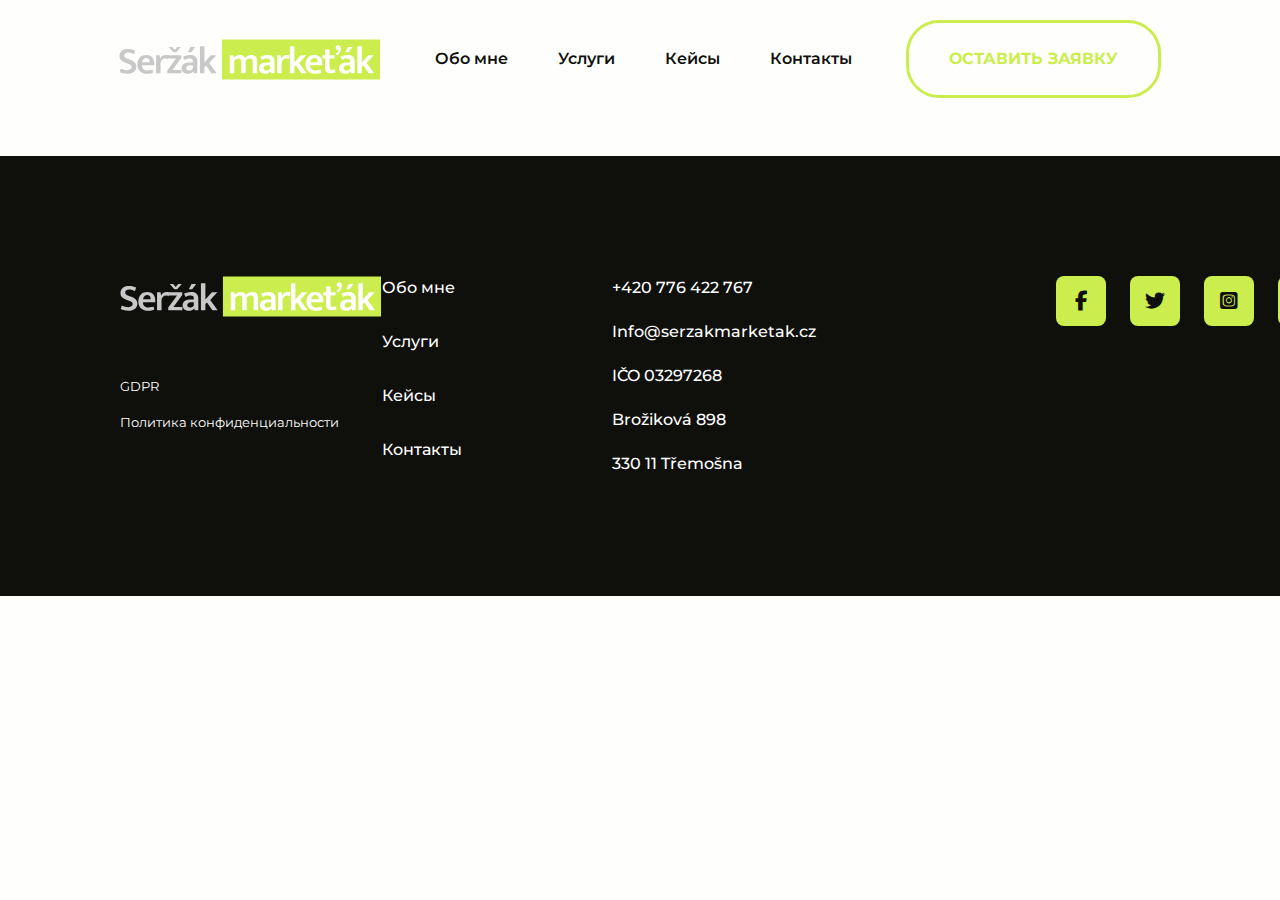
<file: podminki.html>
<!DOCTYPE html>
<html lang="en">
  <head>
    <meta charset="UTF-8" />
    <meta name="viewport" content="width=device-width, initial-scale=1.0" />
    <link
      rel="stylesheet"
      href="https://cdnjs.cloudflare.com/ajax/libs/font-awesome/6.4.2/css/all.min.css"
    />
    <link rel="preconnect" href="https://fonts.googleapis.com" />
    <link rel="preconnect" href="https://fonts.gstatic.com" crossorigin />
    <link
      href="https://fonts.googleapis.com/css2?family=Montserrat:ital,wght@0,100..900;1,100..900&family=Unbounded:wght@200..900&display=swap"
      rel="stylesheet"
    />
    <link
      rel="shortcut icon"
      href="icons/siteIcon/icon-pc.svg"
      type="image/png"
    />
    <link rel="stylesheet" href="css/bootsrap-revboot.css" />
    <link rel="stylesheet" href="css/style.css" />
    <title>Политика конфиденциальности</title>
  </head>
  <body>
    <header class="header">
      <div class="header-icon">
        <img
          src="icons/siteIcon/icon-pc.svg"
          alt="header logo"
          class="header-icon__pc"
        />
        <img
          src="icons/siteIcon/icon-mobile.svg"
          alt=""
          class="header-icon__mobile"
        />
      </div>

      <list class="header-list">
        <li class="header-list-item">
          <a href="#">Обо мне </a>
        </li>

        <li class="header-list-item">
          <a href="#">Услуги</a>
        </li>

        <li class="header-list-item">
          <a href="#">Кейсы</a>
        </li>

        <li class="header-list-item">
          <a href="#">Контакты </a>
        </li>
      </list>

      <button class="button-header">оставить заявку</button>

      <a href="#" class="header-burger">
        <div class="header-burger-item"></div>
        <div class="header-burger-item"></div>
        <div class="header-burger-item"></div>
      </a>

      <ul class="header-select">
        <li class="header-select-option">
          <a href="#">Обо мне </a>
        </li>

        <li class="header-select-option">
          <a href="#">Услуги</a>
        </li>

        <li class="header-select-option">
          <a href="#">Кейсы</a>
        </li>

        <li class="header-select-option">
          <a href="#">Контакты </a>
        </li>

        <button class="header-select-button button-header">
          оставить заявку
        </button>
      </ul>
    </header>

    <main>
      <section class="text">
        <div class="text-section-1">
          <h1 class="text-section-1-title"></h1>

          <h2 class="text-section-1-subtitle"></h2>
        </div>
      </section>
    </main>

    <footer class="footer">
      <div class="footer-logo">
        <img src="icons/siteIcon/icon-pc.svg" alt="" />

        <div class="footer-logo-text">
          <p class="footer-logo-text-item">GDPR</p>
          <a href="#" class="footer-logo-text-item"
            >Политика конфиденциальности
          </a>
        </div>
      </div>

      <div class="footer-right">
        <div class="footer-links">
          <div class="footer-links-item">
            <a href="#" class="footer-links-item-link">обо мне </a>
            <a href="#" class="footer-links-item-link">услуги</a>
            <a href="#" class="footer-links-item-link">Кейсы</a>
            <a href="#" class="footer-links-item-link">Контакты </a>
          </div>

          <div class="footer-links-item">
            <a href="#" class="footer-links-item-link">+420 776 422 767</a>
            <a href="#" class="footer-links-item-link"
              >info@serzakmarketak.cz
            </a>
            <a href="#" class="footer-links-item-link">IČO 03297268</a>
            <a href="#" class="footer-links-item-link">Brožiková 898 </a>
            <a href="#" class="footer-links-item-link">330 11 Třemošna </a>
          </div>
        </div>

        <div class="footer-icons">
          <a href="#" class="footer-icons-item">
            <i class="fa-brands fa-facebook-f"></i>
          </a>

          <a href="#" class="footer-icons-item">
            <i class="fa-brands fa-twitter"></i>
          </a>

          <a href="#" class="footer-icons-item">
            <i class="fa-brands fa-square-instagram"></i>
          </a>

          <a href="#" class="footer-icons-item">
            <i class="fa-brands fa-linkedin-in"></i>
          </a>

          <a href="#" class="footer-icons-item">
            <i class="fa-brands fa-youtube"></i>
          </a>
        </div>
      </div>
    </footer>
  </body>
</html>
</file>
<file: css/style.css>
@charset "UTF-8";
/* Цвет заднего фона всего сайта */
/* Черный и белый цвета */
/* Свтло зеленый цвет */
/* Цвет заднего фона при навадении на кнопку */
/* Цвет заднего фона при нажатии на кнопку */
/* Цвет фона секции преимущества */
/* Цвет градиента */
html:root {
  font-size: 10px;
}

body {
  background: #FEFFFC;
  font-family: "Unbounded";
}

p {
  margin: 0;
  padding: 0;
}

ul {
  padding: 0;
  margin: 0;
}

.title-first {
  font-family: "Unbounded";
  color: #0F100C;
  font-size: 5.4rem;
  font-weight: 800;
  line-height: 130%;
}
.title-first span {
  color: #CBED4E;
}
@media screen and (max-width: 768px) {
  .title-first {
    font-size: 3.6rem;
    width: 47.2rem;
  }
}
@media screen and (max-width: 360px) {
  .title-first {
    font-size: 2.5rem;
    width: 100%;
  }
}

.title-secondary {
  text-transform: uppercase;
  font-family: "Unbounded";
  font-weight: 700;
  font-size: 3.8rem;
  line-height: 142%;
  margin-bottom: 6rem;
}
@media screen and (max-width: 768px) {
  .title-secondary {
    font-size: 3rem;
  }
}
@media screen and (max-width: 360px) {
  .title-secondary {
    font-size: 2.2rem;
    margin-bottom: 3rem;
    width: 33rem;
  }
  .title-secondary br {
    display: none;
  }
}

.descr {
  color: #0F100C;
  font-size: 3rem;
  font-weight: 500;
  line-height: 130%;
  font-family: "Montserrat";
}
@media screen and (max-width: 768px) {
  .descr {
    font-size: 2.3rem;
  }
}
@media screen and (max-width: 360px) {
  .descr {
    font-size: 1.8rem;
  }
}

.descr-main {
  font-family: "Montserrat";
  font-size: 2rem;
  font-weight: 600;
  line-height: 130%;
}
@media screen and (max-width: 768px) {
  .descr-main {
    font-size: 1.8rem;
  }
}
@media screen and (max-width: 360px) {
  .descr-main {
    font-size: 1.7rem;
    width: 33rem;
  }
}

/* Отступ вниз 40px */
.margin-bottom-40px {
  margin-bottom: 4rem;
}
@media screen and (max-width: 768px) {
  .margin-bottom-40px {
    margin-bottom: 3rem;
  }
}

/* Отступ вниз 60px */
.margin-bottom-60px {
  margin-bottom: 6rem;
}
@media screen and (max-width: 768px) {
  .margin-bottom-60px {
    margin-bottom: 5rem;
  }
}

/* Отступ вниз 30px */
.margin-bottom-30px {
  margin-bottom: 3rem;
}

/* Отступ вниз 16px */
.margin-bottom-16px {
  margin-bottom: 1.6rem;
}

.color-white {
  color: #fff;
}

.margin-bottom-50px {
  margin-bottom: 5rem;
}

.margin-bottom-90px {
  margin-bottom: 9rem;
}

.por-z-index-3 {
  position: relative;
  z-index: 3;
}

.margin-bottom-100px {
  margin-bottom: 10rem;
}

.button-header {
  background: none;
  border-radius: 3.3rem;
  border: 3px solid #CBED4E;
  padding: 2.4rem 4rem;
  color: #CBED4E;
  font-size: 1.6rem;
  font-weight: 700;
  font-family: "Montserrat";
  transition: all 0.3s;
  text-transform: uppercase;
}
.button-header:focus {
  outline: none;
}
.button-header:hover {
  color: #0F100C;
  border: 3px solid #D9F280;
  background: #D9F280;
  cursor: pointer;
}
.button-header:active {
  background: #AFDC09;
  border: 3px solid #AFDC09;
}
@media screen and (max-width: 360px) {
  .button-header {
    display: none;
  }
}
.button-main {
  border-radius: 3.3rem;
  color: #0F100C;
  background: #CBED4E;
  border: none;
  padding: 2.4rem 4rem;
  font-size: 1.6rem;
  font-family: "Montserrat";
  font-weight: 700;
  transition: all 0.3s;
  text-transform: uppercase;
}
.button-main:focus {
  outline: none;
}
.button-main:hover {
  color: #0F100C;
  background: #D9F280;
  cursor: pointer;
}
.button-main:active {
  background: #AFDC09;
}
@media screen and (max-width: 360px) {
  .button-main {
    font-size: 1.4rem;
    padding: 1.8rem 2.6rem;
    margin-bottom: 4.1rem;
  }
}
.button-slider {
  background: none;
  border: 3px solid #CBED4E;
  display: flex;
  align-items: center;
  justify-content: center;
  padding: 0.9rem 0.9rem;
  border-radius: 1000rem;
  color: #CBED4E;
  font-size: 2rem;
}
.button-slider:focus {
  outline: none;
}

.ad {
  display: flex;
  justify-content: space-between;
  align-items: center;
  background: #0F100C;
  color: #fff;
  padding: 2.65rem 0;
  overflow-x: auto;
}
@media screen and (max-width: 768px) {
  .ad {
    padding: 1.4rem 0;
  }
}
@media screen and (max-width: 360px) {
  .ad {
    padding: 1.45rem;
  }
}
.ad::-webkit-scrollbar {
  display: none;
}
.ad-text {
  font-family: "Montserrat";
  font-weight: 600;
  font-size: 2.4rem;
  white-space: nowrap;
}
.ad-text:not(:last-child) {
  margin-right: 8rem;
}
@media screen and (max-width: 768px) {
  .ad-text {
    font-size: 1.7rem;
  }
}
@media screen and (max-width: 360px) {
  .ad-text {
    font-size: 1.5rem;
  }
}

.card-main {
  padding: 5.4rem 2.5rem;
  background: #FEFFFC;
  border-radius: 2.4rem;
  color: #0F100C;
  text-decoration: none;
  transition: all 0.3s;
}
.card-main:not(:last-child) {
  margin-right: 3rem;
}
.card-main:nth-child(1) {
  margin-bottom: 3rem;
}
.card-main:nth-child(2) {
  margin-bottom: 3rem;
}
.card-main:nth-child(3) {
  margin-bottom: 3rem;
  margin-right: 0;
}
.card-main:hover {
  background: #CBED4E;
  color: #0F100C;
  text-decoration: none;
  cursor: pointer;
}
.card-main:hover .card-main-icon {
  color: #fff;
}
.card-main:active {
  background: #FEFFFC;
}
.card-main:active .card-main-icon {
  color: #CBED4E;
}
@media screen and (max-width: 768px) {
  .card-main {
    padding: 2rem 1.5rem;
    width: 23rem;
  }
  .card-main:not(:last-child) {
    margin-right: 1.5rem;
  }
}
@media screen and (max-width: 360px) {
  .card-main {
    min-width: 23rem;
  }
  .card-main:not(:last-child) {
    margin-right: 1rem;
  }
}
.card-main-icon {
  color: #CBED4E;
  font-size: 6rem;
  margin-bottom: 5rem;
}
@media screen and (max-width: 768px) {
  .card-main-icon {
    font-size: 4rem;
    margin-bottom: 3rem;
  }
}
@media screen and (max-width: 360px) {
  .card-main-icon {
    font-size: 2rem;
  }
}
.card-main-title {
  font-family: "Unbounded";
  font-weight: 700;
  font-size: 2.6rem;
  margin-bottom: 2rem;
}
@media screen and (max-width: 768px) {
  .card-main-title {
    font-size: 2rem;
    margin-bottom: 1rem;
  }
}
@media screen and (max-width: 360px) {
  .card-main-title {
    font-size: 1.5rem;
  }
}
.card-main-descr {
  font-family: "Montserrat";
  font-size: 1.5rem;
  font-weight: 500;
  line-height: 130%;
}

.me-item {
  font-family: "Unbounded";
  font-weight: 600;
  text-transform: uppercase;
}
.me-item:not(:last-child) {
  margin-right: 3rem;
}
.me-item:nth-child(1) {
  margin-bottom: 3rem;
}
.me-item:nth-child(2) {
  margin-bottom: 3rem;
  margin-right: 0;
}
.me-item-title {
  color: #CBED4E;
  font-size: 7rem;
  line-height: 142%;
}
.me-item-descr {
  font-size: 1.9rem;
  line-height: 150%;
}

.mobile-me-items {
  display: none;
  justify-content: space-between;
  padding: 0 2.4rem;
  flex-wrap: wrap;
}
@media screen and (max-width: 768px) {
  .mobile-me-items {
    display: flex;
  }
}

.mobile-me-item {
  font-family: "Unbounded";
  font-weight: 600;
  text-transform: uppercase;
}
.mobile-me-item-title {
  color: #CBED4E;
  font-size: 4.1rem;
  line-height: 142%;
}
.mobile-me-item-descr {
  font-size: 1.4rem;
  line-height: 150%;
}
@media screen and (max-width: 360px) {
  .mobile-me-item-descr {
    font-size: 1.2rem;
  }
}

.sponsors {
  display: flex;
  justify-content: space-between;
  background: #F0F0F0;
  padding: 6rem 5rem;
}
.sponsors-down {
  align-items: center;
  overflow-x: auto;
}
.sponsors-down::-webkit-scrollbar {
  display: none;
}
.sponsors-down img:not(:last-child) {
  margin-right: 7.5rem;
}
@media screen and (max-width: 360px) {
  .sponsors-down img:not(:last-child) {
    margin-right: 3rem;
  }
}
.sponsors-down img:nth-child(1) {
  width: 21.7rem;
  height: 8rem;
}
@media screen and (max-width: 360px) {
  .sponsors-down img:nth-child(1) {
    width: 10.8rem;
    height: 4rem;
  }
}
.sponsors-down img:nth-child(2) {
  width: 18.4rem;
  height: 6rem;
}
@media screen and (max-width: 360px) {
  .sponsors-down img:nth-child(2) {
    width: 9.2rem;
    height: 3rem;
  }
}
.sponsors-down img:nth-child(3) {
  width: 34.2rem;
  height: 4rem;
}
@media screen and (max-width: 360px) {
  .sponsors-down img:nth-child(3) {
    width: 20.5rem;
    height: 2.4rem;
  }
}
.sponsors-down img:nth-child(4) {
  width: 16rem;
  height: 6rem;
  background: #0F100C;
  padding: 0 1.1rem;
}
@media screen and (max-width: 360px) {
  .sponsors-down img:nth-child(4) {
    width: 8.7rem;
    height: 2.4rem;
  }
}
.sponsors-down img:nth-child(5) {
  width: 9.8rem;
  height: 9.8rem;
}
@media screen and (max-width: 360px) {
  .sponsors-down img:nth-child(5) {
    width: 5rem;
    height: 5rem;
  }
}
.sponsors-down img:nth-child(6) {
  width: 17rem;
  height: 5rem;
}
@media screen and (max-width: 360px) {
  .sponsors-down img:nth-child(6) {
    width: 8.2rem;
    height: 2.4rem;
  }
}
.sponsors-down img:nth-child(7) {
  width: 15.4rem;
  height: 6.4rem;
}
@media screen and (max-width: 360px) {
  .sponsors-down img:nth-child(7) {
    width: 9.6rem;
    height: 4rem;
  }
}
.sponsors-down img:nth-child(8) {
  width: 16rem;
  height: 4.5rem;
}
@media screen and (max-width: 360px) {
  .sponsors-down img:nth-child(8) {
    width: 8.5rem;
    height: 2.4rem;
  }
}
.sponsors-down img:nth-child(9) {
  width: 15rem;
  height: 8rem;
}
@media screen and (max-width: 360px) {
  .sponsors-down img:nth-child(9) {
    display: none;
  }
}
.sponsors-down img:nth-child(10) {
  width: 23rem;
  height: 4.5rem;
}
@media screen and (max-width: 360px) {
  .sponsors-down img:nth-child(10) {
    width: 12.3rem;
    height: 2.4rem;
  }
}
@media screen and (max-width: 768px) {
  .sponsors {
    padding: 3rem 2.4rem;
  }
}
@media screen and (max-width: 360px) {
  .sponsors {
    padding: 3rem 0 3rem 1.5rem;
    overflow-x: auto;
    align-items: center;
  }
  .sponsors::-webkit-scrollbar {
    display: none;
  }
}
.sponsors-item {
  width: 20.2rem;
  height: 12.9rem;
  background: #fff;
  display: flex;
  justify-content: center;
  align-items: center;
  border-radius: 0.8rem;
}
@media screen and (max-width: 768px) {
  .sponsors-item {
    width: 11rem;
    height: 7.2rem;
  }
  .sponsors-item:nth-child(1) img {
    width: 9.5rem;
    height: 4.1rem;
  }
  .sponsors-item:nth-child(2) img {
    width: 10rem;
    height: 6rem;
  }
  .sponsors-item:nth-child(3) img {
    width: 10rem;
    height: 2.3rem;
  }
  .sponsors-item:nth-child(4) img {
    width: 10rem;
    height: 2.3rem;
  }
  .sponsors-item:nth-child(5) img {
    width: 10.6rem;
    height: 6.2rem;
  }
  .sponsors-item:nth-child(6) img {
    width: 10.6rem;
    height: 6.2rem;
  }
}
@media screen and (max-width: 360px) {
  .sponsors-item {
    width: 14rem;
    height: 9rem;
  }
  .sponsors-item:not(:last-child) {
    margin-right: 1.2rem;
  }
  .sponsors-item:nth-child(1) img {
    width: 12.1rem;
    height: 5.3rem;
  }
  .sponsors-item:nth-child(2) img {
    width: 8.6rem;
    height: 7.3rem;
  }
  .sponsors-item:nth-child(3) img {
    width: 12.8rem;
    height: 2.9rem;
  }
  .sponsors-item:nth-child(4) img {
    width: 12.8rem;
    height: 2.9rem;
  }
  .sponsors-item:nth-child(5) img {
    width: 13.5rem;
    height: 7.9rem;
  }
  .sponsors-item:nth-child(5) img {
    width: 13.5rem;
    height: 7.9rem;
  }
}

.card-link {
  background: #FEFFFC;
  border-radius: 2.4rem;
  padding: 4rem 2.5rem;
  color: #0F100C;
  transition: all 0.3s;
  display: flex;
  flex-direction: column;
  justify-content: space-between;
  align-items: start;
  width: 43.4rem;
}
@media screen and (max-width: 768px) {
  .card-link {
    width: 23rem;
    padding: 2rem 1.5rem;
  }
  .card-link:not(:last-child) {
    margin-right: 1.5rem;
  }
}
@media screen and (max-width: 360px) {
  .card-link {
    margin-bottom: 0;
    height: 42.5rem;
  }
  .card-link:not(:last-child) {
    margin-right: 1rem !important;
  }
}
.card-link:not(:last-child) {
  margin-right: 3rem;
}
.card-link:nth-child(1) {
  margin-bottom: 3rem;
}
@media screen and (max-width: 768px) {
  .card-link:nth-child(1) {
    margin-bottom: 1.5rem;
  }
}
@media screen and (max-width: 360px) {
  .card-link:nth-child(1) {
    margin-right: 1rem;
  }
}
.card-link:nth-child(2) {
  margin-bottom: 3rem;
}
@media screen and (max-width: 768px) {
  .card-link:nth-child(2) {
    margin-bottom: 1.5rem;
  }
}
@media screen and (max-width: 360px) {
  .card-link:nth-child(2) {
    margin-right: 1rem;
  }
}
.card-link:nth-child(3) {
  margin-bottom: 3rem;
  margin-right: 0;
}
@media screen and (max-width: 768px) {
  .card-link:nth-child(3) {
    margin-bottom: 1.5rem;
  }
}
@media screen and (max-width: 360px) {
  .card-link:nth-child(3) {
    margin-right: 1rem;
  }
}
.card-link:hover {
  text-decoration: none;
  color: #0F100C;
  background: #CBED4E;
}
.card-link:hover .card-link-button {
  color: #0F100C;
}
.card-link-title {
  font-family: "Unbounded";
  font-size: 2.6rem;
  font-weight: 700;
  margin-bottom: 3rem;
  text-transform: uppercase;
}
@media screen and (max-width: 768px) {
  .card-link-title {
    font-size: 2rem;
    width: 20rem;
    word-wrap: break-word;
  }
}
@media screen and (max-width: 360px) {
  .card-link-title {
    font-size: 1.5rem;
  }
}
.card-link-descr {
  font-family: "Montserrat";
  font-size: 1.5rem;
  font-weight: 500;
  line-height: 130%;
  margin-bottom: 3rem;
}
.card-link-button {
  background: none;
  border: none;
  display: flex;
  align-items: center;
  color: #CBED4E;
  font-size: 1.6rem;
  font-family: "Montserrat";
  font-weight: 700;
  transition: all 0.3s;
}
@media screen and (max-width: 360px) {
  .card-link-button {
    font-size: 1.4rem;
  }
}
.card-link-button:focus {
  outline: none;
}
.card-link-button i {
  font-size: 3.6rem;
  margin-left: 1.5rem;
}
@media screen and (max-width: 768px) {
  .card-link-button i {
    display: none;
  }
}

.cooperation-item {
  display: flex;
  justify-content: space-between;
  align-items: center;
  color: #0F100C;
  font-family: "Unbounded";
  padding-bottom: 2rem;
  border-bottom: 3px solid #F0F0F0;
}
.cooperation-item:nth-child(5) .cooperation-item-title br:nth-child(1) {
  display: none;
}
@media screen and (max-width: 768px) {
  .cooperation-item {
    justify-content: start;
  }
  .cooperation-item:nth-child(5) .cooperation-item-title br:nth-child(2) {
    display: none;
  }
}
@media screen and (max-width: 360px) {
  .cooperation-item {
    flex-direction: column;
    align-items: start;
    justify-content: start;
    min-width: 33rem;
    margin-bottom: 0;
    display: none;
  }
  .cooperation-item:nth-child(1) {
    display: flex;
  }
  .cooperation-item:not(:last-child) {
    margin-right: 1.5rem;
  }
}
.cooperation-item:hover {
  text-decoration: none;
  color: #0F100C;
}
.cooperation-item:hover .cooperation-item-icon {
  color: #CBED4E;
  transform: rotate(-45deg);
}
.cooperation-item:active .cooperation-item-icon {
  color: #0F100C;
  transform: rotate(0);
}
.cooperation-item-text {
  display: flex;
  align-items: center;
}
@media screen and (max-width: 768px) {
  .cooperation-item-text {
    display: block;
    margin-right: 2.5rem;
  }
}
@media screen and (max-width: 360px) {
  .cooperation-item-text {
    display: flex;
    margin-bottom: 2rem;
  }
}
.cooperation-item-number {
  color: #CBED4E;
  font-size: 13rem;
  margin-right: 2rem;
}
@media screen and (max-width: 768px) {
  .cooperation-item-number {
    font-size: 5.6rem;
  }
}
@media screen and (max-width: 360px) {
  .cooperation-item-number {
    font-size: 4.2rem;
  }
}
.cooperation-item-title {
  font-size: 2.6rem;
  font-weight: 700;
  text-transform: uppercase;
}
@media screen and (max-width: 768px) {
  .cooperation-item-title {
    font-size: 2rem;
  }
}
@media screen and (max-width: 360px) {
  .cooperation-item-title {
    font-size: 1.5rem;
  }
}
.cooperation-item-descr {
  font-family: "Montserrat";
  font-size: 1.5rem;
  font-weight: 500;
  line-height: 130%;
}
@media screen and (max-width: 768px) {
  .cooperation-item-descr:not(:last-child) {
    margin-right: 2.5rem;
  }
}
@media screen and (max-width: 360px) {
  .cooperation-item-descr {
    margin-right: 0;
  }
  .cooperation-item-descr:not(:last-child) {
    margin-bottom: 2rem;
  }
}
.cooperation-item-icon {
  font-size: 2rem;
  transition: all 0.3s;
}
@media screen and (max-width: 768px) {
  .cooperation-item-icon {
    margin-right: 2.5rem;
    font-size: 3rem;
  }
}
@media screen and (max-width: 360px) {
  .cooperation-item-icon {
    margin-right: 0;
    transform: rotate(90deg);
    margin-bottom: 2rem;
    margin-bottom: 2rem;
  }
}

.cases-card {
  width: 66.6rem;
  height: 54.5rem;
  display: flex;
  flex-direction: column;
  justify-content: end;
  padding: 0 0 4rem 2.5rem;
  position: relative;
  color: #0F100C;
  border-radius: 2.4rem;
}
@media screen and (max-width: 360px) {
  .cases-card {
    min-width: 23rem;
    min-height: 38.5rem;
    padding: 0 1.5rem 2.5rem 1.5rem;
    margin-right: 1rem !important;
  }
}
@media screen and (max-width: 768px) {
  .cases-card {
    width: 35.3rem;
    height: 33rem;
  }
  .cases-card:not(:last-child) {
    margin-right: 1.4rem;
  }
}
.cases-card:hover {
  color: black;
  text-decoration: none;
}
.cases-card:not(:last-child) {
  margin-right: 1.9rem;
}
.cases-card:nth-child(1) {
  background: url(/img/casesCards/1.png);
  background-size: 100% 100%;
  margin-bottom: 3rem;
}
@media screen and (max-width: 360px) {
  .cases-card:nth-child(1) {
    background: url(/img/casesCards/3small.png);
  }
}
.cases-card:nth-child(2) {
  background: url(/img/casesCards/2.png);
  background-size: 100% 100%;
  margin-bottom: 3rem;
  margin-right: 0;
}
@media screen and (max-width: 360px) {
  .cases-card:nth-child(2) {
    background: url(/img/casesCards/2small.png);
    margin-right: 1rem;
  }
}
.cases-card:nth-child(3) {
  background: url(/img/casesCards/3.png);
  background-size: 100% 100%;
}
@media screen and (max-width: 360px) {
  .cases-card:nth-child(3) {
    background: url(/img/casesCards/4small.png);
  }
}
.cases-card:nth-child(4) {
  background: url(/img/casesCards/4.png);
  background-size: 100% 100%;
}
@media screen and (max-width: 360px) {
  .cases-card:nth-child(4) {
    background: url(/img/casesCards/1small.png);
  }
}
.cases-card-title {
  font-family: "Unbounded";
  font-size: 2.6rem;
  font-weight: 700;
  text-transform: uppercase;
  margin-bottom: 1.6rem;
  z-index: 1;
}
@media screen and (max-width: 768px) {
  .cases-card-title {
    font-size: 2rem;
  }
}
.cases-card-descr {
  font-family: "Montserrat";
  font-size: 2rem;
  font-weight: 600;
  line-height: 130%;
  z-index: 1;
}
@media screen and (max-width: 768px) {
  .cases-card-descr {
    font-size: 1.8rem;
  }
}
.cases-card-overlay {
  position: absolute;
  bottom: 0;
  left: 0;
  border-radius: 2.4rem;
  z-index: 0;
  background: var(--gradient-green, linear-gradient(180deg, rgba(203, 237, 78, 0) 61.13%, rgba(203, 237, 78, 0.29) 68.18%, rgba(203, 237, 78, 0.55) 76.02%, rgba(203, 237, 78, 0.81) 82.68%, #CBED4E 89.93%));
  width: 100%;
  height: 100%;
}

.quiz-bonusy-title {
  color: #fff;
  font-family: "Unbounded";
  font-weight: 700;
  font-size: 2.6rem;
  margin-bottom: 3rem;
}
@media screen and (max-width: 768px) {
  .quiz-bonusy-title {
    font-size: 2rem;
    position: relative;
    z-index: 3;
  }
}
@media screen and (max-width: 360px) {
  .quiz-bonusy-title {
    font-size: 1.5rem;
  }
}
.quiz-bonusy-item {
  display: flex;
  align-items: center;
  color: #fff;
  font-size: 2rem;
  font-family: "Montserrat";
  line-height: 130%;
  font-weight: 600;
}
@media screen and (max-width: 768px) {
  .quiz-bonusy-item {
    font-size: 1.8rem;
  }
}
.quiz-bonusy-item i {
  margin-right: 2rem;
  font-size: 3rem;
}
.quiz-bonusy-item:not(:last-child) {
  margin-bottom: 1.5rem;
}
@media screen and (max-width: 360px) {
  .quiz-bonusy-item {
    font-size: 1.5rem;
    font-weight: 500;
  }
  .quiz-bonusy-item i {
    font-size: 2.5rem;
  }
}

.faq-item {
  display: flex;
  justify-content: space-between;
  align-items: center;
  padding-bottom: 3rem;
  border-bottom: 1px solid #fff;
}
.faq-item:not(:last-child) {
  margin-bottom: 3rem;
}
.faq-item-title {
  font-family: "Unbounded";
  font-weight: 600;
  font-size: 2rem;
  line-height: 33.3px;
  margin-bottom: 2rem;
}
@media screen and (max-width: 768px) {
  .faq-item-title {
    font-size: 1.6rem;
  }
}
@media screen and (max-width: 360px) {
  .faq-item-title {
    font-size: 1.4rem;
  }
}
.faq-item-descr {
  font-family: "Montserrat";
  font-weight: 500;
  font-size: 1.5rem;
  line-height: 130%;
  width: 78rem;
  display: none;
  width: 100%;
}
.faq-item-descr__active {
  display: block;
}
.faq-item-button button {
  background: none;
  border-radius: 1000rem;
  border: 3px solid #AFDC09;
  color: #AFDC09;
  width: 6rem;
  height: 6rem;
}
@media screen and (max-width: 360px) {
  .faq-item-button button {
    width: 4rem;
    height: 4rem;
  }
}
.faq-item-button button:focus {
  outline: none;
}
.faq-item-button button:hover i {
  transform: rotate(45deg);
}
.faq-item-button button:active i {
  transform: rotate(90deg);
}
.faq-item-button button i {
  transform: rotate(90deg);
  font-size: 3rem;
  transition: all 0.3s;
}
@media screen and (max-width: 360px) {
  .faq-item-button button i {
    font-size: 2rem;
  }
}
.faq-item-button__active button i {
  transform: rotate(-90deg);
}

.comments {
  padding: 12rem 11.9rem;
}
.comments-top > .title-secondary {
  width: 1007px;
}
.comments-top {
  display: flex;
  justify-content: space-between;
  align-items: center;
}

.comments-top-slider {
  display: flex;
  justify-content: space-between;
  align-items: center;
}
@media screen and (max-width: 360px) {
  .comments-top-slider {
    justify-content: center;
    order: 3;
    flex: 1;
  }
}
.comments-top-slider-text {
  font-family: "Montserrat";
  font-weight: 500;
  font-size: 3rem;
  line-height: 130%;
  margin-right: 2.4rem;
}
@media screen and (max-width: 360px) {
  .comments-top-slider-text {
    font-size: 2rem;
  }
}
.comments-top-slider-button {
  border: 3px solid #AFDC09;
  border-radius: 100rem;
  font-size: 3.5rem;
  padding: 0.4rem 1.3rem;
  color: #AFDC09;
  transition: all 0.3s;
}
@media screen and (max-width: 360px) {
  .comments-top-slider-button {
    width: 4rem;
    height: 4rem;
    font-size: 2rem;
    padding: none;
    display: flex;
    justify-content: center;
    align-items: center;
  }
}
.comments-top-slider-button:hover {
  background: #AFDC09;
  color: #fff;
}
.comments-top-slider-button:active {
  color: #AFDC09;
  background: none;
}
.comments-top-slider-button:nth-child(1) {
  margin-right: 2.4rem;
  display: none;
}
.comments-top-slider-button:nth-child(1) i {
  transform: rotate(-180deg);
}

.comments-item {
  background: #F0F0F0;
  border-radius: 2.4rem;
  display: flex;
  flex-direction: column;
  justify-content: space-between;
  padding: 4rem 2.5rem;
  font-family: "Montserrat";
}
@media screen and (max-width: 768px) {
  .comments-item {
    padding: 4rem 1.5rem;
  }
  .comments-item:not(:last-child) {
    margin-right: 1.4rem !important;
  }
  .comments-item:nth-child(2) {
    margin-right: 0 !important;
  }
}
@media screen and (max-width: 360px) {
  .comments-item {
    padding: 2rem 1rem;
    order: 2;
    margin-right: 0;
  }
}
.comments-item:nth-child(1) > .comments-item-text {
  margin-bottom: 14.3rem;
}
@media screen and (max-width: 768px) {
  .comments-item:nth-child(1) > .comments-item-text {
    margin-bottom: 13rem;
  }
}
@media screen and (max-width: 360px) {
  .comments-item:nth-child(1) > .comments-item-text {
    margin-bottom: 3rem;
  }
}
.comments-item:nth-child(2) > .comments-item-text {
  margin-bottom: 3.9rem;
}
@media screen and (max-width: 768px) {
  .comments-item:nth-child(2) > .comments-item-text {
    margin-bottom: 3rem;
  }
}
@media screen and (max-width: 360px) {
  .comments-item:nth-child(2) {
    display: none;
  }
}
.comments-item:nth-child(3) > .comments-item-text {
  margin-bottom: 11.7rem;
}
.comments-item:not(:last-child) {
  margin-right: 3rem;
}
.comments-item__green {
  background: #CBED4E;
}
@media screen and (max-width: 768px) {
  .comments-item__green {
    display: none;
  }
}
.comments-item__green-quote {
  color: #fff !important;
}
.comments-item__green-link {
  color: #0F100C;
  font-size: 1.5rem;
  font-weight: 500;
  text-decoration: underline;
}
.comments-item__green-link:hover {
  color: #fff;
}
.comments-item__green-link:active {
  color: #0F100C;
}
.comments-item-quote {
  margin-bottom: 3rem;
  font-size: 10rem;
  color: #0F100C;
}
.comments-item-text {
  font-weight: 600;
  font-size: 20px;
  line-height: 130%;
  width: 38.4rem;
}
@media screen and (max-width: 768px) {
  .comments-item-text {
    font-size: 1.8rem;
    width: 32.3rem;
  }
}
@media screen and (max-width: 360px) {
  .comments-item-text {
    font-size: 1.7rem;
    width: 31rem;
  }
}
.comments-item-person {
  font-size: 1.5rem;
  margin-bottom: 4rem;
}
@media screen and (max-width: 360px) {
  .comments-item-person {
    margin-bottom: 3rem;
  }
}
.comments-item-person-name {
  font-weight: 500;
  line-height: 130%;
  margin-bottom: 1rem;
}
.comments-item-person-link {
  color: #AFDC09;
  font-weight: 600;
  transition: all 0.3s;
  text-decoration: underline;
}
.comments-item-person-link:hover {
  color: #0F100C;
}
.comments-item-person-link:active {
  color: #AFDC09;
}
.comments-item-div {
  width: 100%;
  border: 3px solid #FEFFFC;
  margin-bottom: 4rem;
  border-radius: 2rem;
}
@media screen and (max-width: 360px) {
  .comments-item-div {
    margin-bottom: 3rem;
  }
}
.comments-item-numbers {
  display: flex;
  justify-content: space-between;
}
.comments-item-numbers-item-number {
  font-family: "Unbounded";
  font-size: 4rem;
  font-weight: 500;
  line-height: 115%;
  letter-spacing: 2%;
}
@media screen and (max-width: 360px) {
  .comments-item-numbers-item-number {
    font-size: 3.4rem;
  }
}
.comments-item-numbers-item-text {
  font-size: 1.5rem;
  font-weight: 500;
}

.form {
  background: #F0F0F0;
  display: flex;
  justify-content: space-between;
  border-radius: 3.2rem;
  padding: 12rem 0 12rem 12rem;
  position: relative;
  overflow: hidden;
}
@media screen and (max-width: 768px) {
  .form {
    padding: 12rem 1.5rem;
  }
}
@media screen and (max-width: 360px) {
  .form {
    padding: 6rem 1.5rem;
    flex-direction: column;
    height: 76rem;
  }
}
.form-img {
  position: absolute;
  right: 0;
  bottom: 0;
}
.form-img img {
  z-index: 2;
  position: absolute;
  bottom: 0;
  right: 0;
}
@media screen and (max-width: 768px) {
  .form-img img {
    width: 36.9rem;
    height: 43.4rem;
  }
}
@media screen and (max-width: 360px) {
  .form-img img {
    width: 24.8rem;
    height: 29.6rem;
    right: 4rem;
    bottom: -6rem;
  }
}
.form-img-round {
  width: 50rem;
  height: 50rem;
  background: #CBED4E;
  border-radius: 100rem;
  filter: blur(66px);
  position: absolute;
  bottom: 0;
  right: -9.3rem;
  z-index: 1;
}
@media screen and (max-width: 768px) {
  .form-img-round {
    width: 41rem;
    height: 41rem;
    filter: blur(54px);
  }
}
@media screen and (max-width: 360px) {
  .form-img-round {
    width: 27.4rem;
    height: 27.4rem;
    filter: blur(36px);
    right: 1rem;
    bottom: -7rem;
  }
}
.form-text {
  width: 80rem;
}
.form-text > .descr-main {
  margin-bottom: 5rem;
}
@media screen and (max-width: 768px) {
  .form-text > .descr-main {
    width: 34.3rem;
  }
}
@media screen and (max-width: 360px) {
  .form-text > .descr-main {
    width: 30rem;
    margin-bottom: 3rem;
  }
}

.footer {
  background: #0F100C;
  padding: 12rem;
  display: flex;
  justify-content: space-between;
}
@media screen and (max-width: 768px) {
  .footer {
    padding: 12rem 2.4rem;
  }
}
@media screen and (max-width: 360px) {
  .footer {
    flex-direction: column;
  }
}
.footer-right {
  display: flex;
  justify-content: space-between;
}
@media screen and (max-width: 768px) {
  .footer-right {
    flex-direction: column;
  }
}
.footer-logo {
  display: flex;
  flex-direction: column;
}
.footer-logo img {
  margin-bottom: 6rem;
}
@media screen and (max-width: 768px) {
  .footer-logo img {
    margin-bottom: 17.6rem;
  }
}
@media screen and (max-width: 360px) {
  .footer-logo img {
    margin-bottom: 4.5rem;
  }
}
.footer-logo-text-item {
  color: #fff;
  font-family: "Montserrat";
  font-size: 1.3rem;
}
@media screen and (max-width: 360px) {
  .footer-logo-text-item {
    order: 4;
  }
}
.footer-logo-text-item:nth-child(2):hover {
  color: #CBED4E;
  text-decoration: none;
}
.footer-logo-text-item:nth-child(2):active {
  color: #fff;
}
.footer-logo-text-item:not(:last-child) {
  margin-bottom: 1.6rem;
}
.footer-links {
  display: flex;
  justify-content: space-between;
  margin-right: 24rem;
}
@media screen and (max-width: 768px) {
  .footer-links {
    margin-right: 0;
  }
}
@media screen and (max-width: 360px) {
  .footer-links {
    margin-bottom: 6rem;
  }
}
.footer-links-item {
  display: flex;
  flex-direction: column;
}
.footer-links-item:not(:last-child) {
  margin-right: 15rem;
}
@media screen and (max-width: 768px) {
  .footer-links-item:not(:last-child) {
    margin-right: 9.4rem;
  }
}
@media screen and (max-width: 360px) {
  .footer-links-item:not(:last-child) {
    margin-right: 5.2rem;
  }
}
.footer-links-item:nth-child(2) > .footer-links-item-link:not(:last-child) {
  margin-bottom: 2rem;
}
.footer-links-item-link::first-letter {
  text-transform: uppercase;
}
.footer-links-item-link {
  color: #fff;
  font-family: "Montserrat";
  font-size: 1.6rem;
  font-weight: 500;
  transition: all 0.3s;
}
.footer-links-item-link:hover {
  opacity: 0.7;
  color: #fff;
  text-decoration: none;
}
.footer-links-item-link:active {
  opacity: 1;
  color: #CBED4E;
}
.footer-links-item-link:not(:last-child) {
  margin-bottom: 3rem;
}
.footer-icons {
  display: flex;
}
.footer-icons-item {
  background: #CBED4E;
  width: 5rem;
  height: 5rem;
  display: flex;
  justify-content: center;
  align-items: center;
  border-radius: 0.8rem;
  color: #0F100C;
  font-size: 2rem;
  transition: all 0.3s;
}
@media screen and (max-width: 360px) {
  .footer-icons-item {
    width: 4rem;
    height: 4rem;
  }
}
.footer-icons-item:hover {
  color: #0F100C;
  text-decoration: none;
  background: #D9F280;
}
.footer-icons-item:active {
  background: #AFDC09;
}
.footer-icons-item:not(:last-child) {
  margin-right: 2.4rem;
}
@media screen and (max-width: 360px) {
  .footer-icons-item:not(:last-child) {
    margin-right: 1.5rem;
  }
}

.header {
  padding: 2rem 11.9rem 5.3rem 11.9rem;
  display: flex;
  justify-content: space-between;
  align-items: center;
  position: relative;
}
@media screen and (max-width: 768px) {
  .header {
    padding: 2rem 2.4rem;
  }
}
@media screen and (max-width: 360px) {
  .header {
    padding: 2rem 1.5rem 5.4rem 1.5rem;
  }
}
.header-icon__pc {
  display: block;
}
@media screen and (max-width: 360px) {
  .header-icon__pc {
    display: none;
  }
}
.header-icon__mobile {
  display: none;
}
@media screen and (max-width: 360px) {
  .header-icon__mobile {
    display: block;
  }
}
.header-burger {
  margin-left: -17rem;
  display: none;
}
@media screen and (max-width: 768px) {
  .header-burger {
    display: flex;
    flex-direction: column;
  }
}
.header-burger-item {
  width: 3rem;
  height: 0.3rem;
  background: #AFDC09;
  transition: all 0.3s;
}
.header-burger-item:not(:last-child) {
  margin-bottom: 1.2rem;
}
.header-burger-item__active:nth-child(1) {
  display: none;
}
.header-burger-item__active:nth-child(2) {
  transform: rotate(45deg);
  width: 4.2rem;
  margin-bottom: 0;
  margin-left: 0.2rem;
}
.header-burger-item__active:nth-child(3) {
  transform: rotate(-45deg);
  width: 4.2rem;
  margin-left: 0.3rem;
}
.header-select {
  position: absolute;
  list-style: none;
  background: #FEFFFC;
  padding: 2.4rem 3rem;
  top: 11rem;
  right: 0;
  display: none;
  z-index: 12;
}
.header-select__active {
  display: block;
}
.header-select-option:not(:last-child) {
  margin-bottom: 2.4rem;
}
.header-select-option a {
  color: #0F100C;
  font-family: "Montserrat";
  font-weight: 600;
  font-size: 1.6rem;
  transition: all 0.3s;
}
.header-select-option a:hover {
  text-decoration: none;
  color: #CBED4E;
}
.header-select-option a:active {
  color: #0F100C;
}
.header-select-button {
  font-size: 1.4rem;
  padding: 1.8rem 2.6rem;
  display: none;
}
@media screen and (max-width: 360px) {
  .header-select-button {
    display: block;
  }
}
.header-list {
  list-style: none;
  display: flex;
}
@media screen and (max-width: 768px) {
  .header-list {
    display: none;
  }
}
.header-list-item:not(:last-child) {
  margin-right: 5rem;
}
.header-list-item a {
  color: #0F100C;
  font-family: "Montserrat";
  font-weight: 600;
  font-size: 1.6rem;
  transition: all 0.3s;
}
.header-list-item a:hover {
  text-decoration: none;
  color: #CBED4E;
}
.header-list-item a:active {
  color: #0F100C;
}

.hero {
  padding: 0 0.8rem 0 11.9rem;
  display: flex;
  justify-content: space-between;
  overflow: hidden;
}
@media screen and (max-width: 768px) {
  .hero {
    padding: 0;
    padding-left: 2.4rem;
  }
}
@media screen and (max-width: 360px) {
  .hero {
    flex-direction: column;
    align-items: center;
    padding: 0 1.5rem;
  }
}
.hero-img {
  position: relative;
}
.hero-img-circle {
  border-radius: 100rem;
  background: #CBED4E;
  filter: blur(86px);
  width: 58rem;
  height: 58rem;
  position: absolute;
  top: 15rem;
  z-index: -1;
}
@media screen and (max-width: 768px) {
  .hero-img-circle {
    width: 32.6rem;
    height: 32.6rem;
    filter: blur(48px);
  }
}
@media screen and (max-width: 360px) {
  .hero-img-circle {
    width: 30.7rem;
    height: 30.7rem;
    filter: blur(45px);
    top: 1rem;
  }
}
.hero-img img {
  filter: drop-shadow(2px 4px 6px #CBED4E);
}
@media screen and (max-width: 768px) {
  .hero-img img {
    width: 39.6rem;
    height: 50rem;
  }
}
@media screen and (max-width: 360px) {
  .hero-img img {
    width: 28.1rem;
    height: 35.6rem;
  }
}

.benefits {
  padding: 12rem 3.9rem;
  background: #F0F0F0;
}
@media screen and (max-width: 768px) {
  .benefits {
    padding: 12rem 1.4rem;
  }
}
@media screen and (max-width: 360px) {
  .benefits {
    padding: 6rem 0 6rem 2rem;
  }
}
.benefits-items {
  display: flex;
  flex-wrap: wrap;
  justify-content: space-between;
}
@media screen and (max-width: 768px) {
  .benefits-items {
    justify-content: start;
  }
}
@media screen and (max-width: 360px) {
  .benefits-items {
    flex-wrap: nowrap;
    overflow-x: auto;
  }
  .benefits-items::-webkit-scrollbar {
    display: none;
  }
}

.me {
  display: flex;
  align-items: center;
  justify-content: space-between;
  padding: 6.4rem 5rem 0 5rem;
}
@media screen and (max-width: 768px) {
  .me {
    padding: 9rem 2.1rem 3rem 0rem;
    justify-content: start;
  }
}
@media screen and (max-width: 360px) {
  .me {
    flex-direction: column;
    padding: 6rem 1.5rem 3rem 1.5rem;
    align-items: start;
  }
}
.me-img {
  position: relative;
}
@media screen and (max-width: 768px) {
  .me-img {
    margin-right: 2.2rem;
  }
}
@media screen and (max-width: 360px) {
  .me-img {
    order: 2;
  }
}
.me-img-circle {
  width: 50rem;
  height: 50rem;
  background: #CBED4E;
  filter: blur(132px);
  position: absolute;
  top: 16rem;
  z-index: -1;
}
@media screen and (max-width: 768px) {
  .me-img-circle {
    width: 33.4rem;
    height: 33.4rem;
    top: 5rem;
  }
}
@media screen and (max-width: 360px) {
  .me-img-circle {
    width: 27.3rem;
    height: 27.3rem;
    filter: blur(54px);
  }
}
@media screen and (max-width: 768px) {
  .me-img img {
    width: 33.7rem;
    height: 46rem;
  }
}
@media screen and (max-width: 360px) {
  .me-img img {
    width: 24.7rem;
    height: 35.2rem;
  }
}
.me-items {
  display: flex;
  flex-wrap: wrap;
}
@media screen and (max-width: 768px) {
  .me-items {
    display: none;
  }
}
.me-text {
  width: 48%;
  order: 1;
  display: block;
}

.our-help {
  padding: 12rem 4.5rem;
  background: #F0F0F0;
}
@media screen and (max-width: 768px) {
  .our-help {
    padding: 9rem 0.4rem 12rem 1.4rem;
  }
}
@media screen and (max-width: 360px) {
  .our-help {
    padding: 3rem 0 6rem 1.5rem;
  }
}
.our-help-items {
  display: flex;
  flex-wrap: wrap;
  justify-content: space-between;
}
@media screen and (max-width: 360px) {
  .our-help-items {
    flex-wrap: nowrap;
    overflow-x: auto;
  }
  .our-help-items::-webkit-scrollbar {
    display: none;
  }
}

.cooperation {
  padding: 12rem;
}
@media screen and (max-width: 768px) {
  .cooperation {
    padding: 12rem 2.4rem;
  }
}
@media screen and (max-width: 360px) {
  .cooperation {
    padding: 6rem 0 6rem 1.5rem;
  }
}
.cooperation-items {
  margin-bottom: 5rem;
}
@media screen and (max-width: 360px) {
  .cooperation-items {
    display: flex;
    overflow-x: auto;
    margin-bottom: 2rem;
  }
  .cooperation-items::-webkit-scrollbar {
    display: none;
  }
}
.cooperation-button {
  text-align: center;
}
.cooperation-slider {
  display: flex;
  justify-content: center;
  align-items: center;
  display: none;
  margin-bottom: 2rem;
}
@media screen and (max-width: 360px) {
  .cooperation-slider {
    display: flex;
  }
}
.cooperation-slider-numbers {
  font-size: 2rem;
  font-family: "Montserrat";
  line-height: 130%;
  font-weight: 500;
  margin-right: 1.5rem;
}

.cases {
  padding: 0rem 5rem 0 5rem;
}
@media screen and (max-width: 768px) {
  .cases {
    padding: 0 1.5rem 0 1.5rem;
  }
}
.cases-text {
  margin-bottom: 3rem;
}
.cases-cards {
  display: flex;
  flex-wrap: wrap;
}
@media screen and (max-width: 360px) {
  .cases-cards {
    flex-wrap: nowrap;
    overflow-x: auto;
  }
  .cases-cards::-webkit-scrollbar {
    display: none;
  }
}

.quiz {
  display: flex;
  justify-content: space-between;
  background: #0F100C;
  padding: 12rem 5.9rem 0 12rem;
  position: relative;
  overflow: hidden;
  padding-bottom: 12rem;
}
@media screen and (max-width: 768px) {
  .quiz {
    padding: 12rem 2.4rem;
    padding-right: 0rem;
  }
}
@media screen and (max-width: 360px) {
  .quiz {
    display: block;
    padding: 6rem 1.5rem 0 1.5rem;
    padding-bottom: 39rem;
  }
}
.quiz-title {
  position: relative;
  width: 50rem;
  z-index: 3;
}
.quiz-title br {
  display: none;
}
@media screen and (max-width: 360px) {
  .quiz-title {
    width: 100%;
  }
}
.quiz-descr {
  width: 35rem;
  position: relative;
  z-index: 4;
}
.quiz-descr br {
  display: none;
}
.quiz-img {
  position: absolute;
  right: 0;
  top: 20rem;
}
.quiz-img img {
  position: absolute;
  z-index: 2;
  right: 12.5rem;
  top: 17rem;
}
@media screen and (max-width: 768px) {
  .quiz-img img {
    width: 33.5rem;
    height: 58.5rem;
    bottom: 0rem;
    right: 0.8rem;
  }
}
@media screen and (max-width: 360px) {
  .quiz-img img {
    position: relative;
    width: 21.8rem;
    height: 40rem;
    right: 7rem;
    top: 45.8rem;
  }
}
.quiz-img-round {
  position: absolute;
  top: 19rem;
  right: 8rem;
  width: 60rem;
  height: 60rem;
  background: #CBED4E;
  filter: blur(120px);
  z-index: 1;
}
@media screen and (max-width: 768px) {
  .quiz-img-round {
    width: 46.5rem;
    height: 46.5rem;
    filter: blur(93px);
    right: -8rem;
  }
}
@media screen and (max-width: 360px) {
  .quiz-img-round {
    width: 31.5rem;
    height: 31.5rem;
    filter: blur(69px);
    right: 3rem;
    top: 50rem;
  }
}

.faq {
  padding: 12rem 11.8rem;
}
@media screen and (max-width: 768px) {
  .faq {
    padding: 11.8rem 2.4rem;
  }
}
@media screen and (max-width: 360px) {
  .faq {
    padding: 6rem 1.4rem;
  }
}
@media screen and (max-width: 360px) {
  .faq-title > .title-secondary {
    width: 31rem;
  }
}
.faq-container {
  background: #F0F0F0;
  border-radius: 3.2rem;
  padding: 12rem 21.6rem;
}
@media screen and (max-width: 768px) {
  .faq-container {
    padding: 12rem 2rem;
  }
}
@media screen and (max-width: 360px) {
  .faq-container {
    padding: 6rem 1rem;
  }
}

.comments {
  display: flex;
  flex-direction: column;
  flex-wrap: wrap;
}
@media screen and (max-width: 768px) {
  .comments {
    padding: 12rem 2.4rem;
  }
}
@media screen and (max-width: 360px) {
  .comments {
    padding: 6rem 1.5rem;
    overflow: hidden;
  }
}
@media screen and (max-width: 768px) {
  .comments-top {
    width: 100%;
  }
}
@media screen and (max-width: 360px) {
  .comments-top {
    display: flex;
    flex-direction: column;
  }
}
@media screen and (max-width: 768px) {
  .comments-top > .title-secondary {
    width: 47.8rem;
  }
}
@media screen and (max-width: 360px) {
  .comments-top > .title-secondary {
    width: 33rem;
    order: 1;
  }
}
.comments-bottom {
  display: flex;
  justify-content: space-between;
  align-items: center;
}
@media screen and (max-width: 768px) {
  .comments-bottom {
    justify-content: left;
  }
}

.form-container {
  background: #0F100C;
  margin-bottom: -1rem;
  padding: 12rem 12rem 0 12rem;
}
@media screen and (max-width: 768px) {
  .form-container {
    padding: 2.4rem 2.4rem 0 2.4rem;
  }
}
@media screen and (max-width: 360px) {
  .form-container {
    padding: 1.5rem 1.5rem 0 1.5rem;
  }
}

/*# sourceMappingURL=style.css.map */
</file>
<file: css/bootsrap-revboot.css>
/*!
 * Bootstrap Reboot v4.0.0 (https://getbootstrap.com)
 * Copyright 2011-2018 The Bootstrap Authors
 * Copyright 2011-2018 Twitter, Inc.
 * Licensed under MIT (https://github.com/twbs/bootstrap/blob/master/LICENSE)
 * Forked from Normalize.css, licensed MIT (https://github.com/necolas/normalize.css/blob/master/LICENSE.md)
 */
*,
*::before,
*::after {
  box-sizing: border-box;
}

html {
  font-family: sans-serif;
  line-height: 1.15;
  -webkit-text-size-adjust: 100%;
  -ms-text-size-adjust: 100%;
  -webkit-tap-highlight-color: transparent;
}

@-ms-viewport {
  width: device-width;
}

article,
aside,
dialog,
figcaption,
figure,
footer,
header,
hgroup,
main,
nav,
section {
  display: block;
}

body {
  margin: 0;
  font-family: -apple-system, BlinkMacSystemFont, "Segoe UI", Roboto,
    "Helvetica Neue", Arial, sans-serif, "Apple Color Emoji", "Segoe UI Emoji",
    "Segoe UI Symbol";
  font-size: 1rem;
  font-weight: 400;
  line-height: 1.5;
  color: #212529;
  text-align: left;
  background-color: #fff;
}

[tabindex="-1"]:focus {
  outline: 0 !important;
}

hr {
  box-sizing: content-box;
  height: 0;
  overflow: visible;
}

h1,
h2,
h3,
h4,
h5,
h6 {
  margin-top: 0;
  margin-bottom: 0.5rem;
}

p {
  margin-top: 0;
  margin-bottom: 1rem;
}

abbr[title],
abbr[data-original-title] {
  text-decoration: underline;
  -webkit-text-decoration: underline dotted;
  text-decoration: underline dotted;
  cursor: help;
  border-bottom: 0;
}

address {
  margin-bottom: 1rem;
  font-style: normal;
  line-height: inherit;
}

ol,
ul,
dl {
  margin-top: 0;
  margin-bottom: 1rem;
}

ol ol,
ul ul,
ol ul,
ul ol {
  margin-bottom: 0;
}

dt {
  font-weight: 700;
}

dd {
  margin-bottom: 0.5rem;
  margin-left: 0;
}

blockquote {
  margin: 0 0 1rem;
}

dfn {
  font-style: italic;
}

b,
strong {
  font-weight: bolder;
}

small {
  font-size: 80%;
}

sub,
sup {
  position: relative;
  font-size: 75%;
  line-height: 0;
  vertical-align: baseline;
}

sub {
  bottom: -0.25em;
}

sup {
  top: -0.5em;
}

a {
  color: #007bff;
  text-decoration: none;
  background-color: transparent;
  -webkit-text-decoration-skip: objects;
}

a:hover {
  color: #0056b3;
  text-decoration: underline;
}

a:not([href]):not([tabindex]) {
  color: inherit;
  text-decoration: none;
}

a:not([href]):not([tabindex]):hover,
a:not([href]):not([tabindex]):focus {
  color: inherit;
  text-decoration: none;
}

a:not([href]):not([tabindex]):focus {
  outline: 0;
}

pre,
code,
kbd,
samp {
  font-family: monospace, monospace;
  font-size: 1em;
}

pre {
  margin-top: 0;
  margin-bottom: 1rem;
  overflow: auto;
  -ms-overflow-style: scrollbar;
}

figure {
  margin: 0 0 1rem;
}

img {
  vertical-align: middle;
  border-style: none;
}

svg:not(:root) {
  overflow: hidden;
}

table {
  border-collapse: collapse;
}

caption {
  padding-top: 0.75rem;
  padding-bottom: 0.75rem;
  color: #6c757d;
  text-align: left;
  caption-side: bottom;
}

th {
  text-align: inherit;
}

label {
  display: inline-block;
  margin-bottom: 0.5rem;
}

button {
  border-radius: 0;
}

button:focus {
  outline: 1px dotted;
  outline: 5px auto -webkit-focus-ring-color;
}

input,
button,
select,
optgroup,
textarea {
  margin: 0;
  font-family: inherit;
  font-size: inherit;
  line-height: inherit;
}

button,
input {
  overflow: visible;
}

button,
select {
  text-transform: none;
}

button,
html [type="button"],
[type="reset"],
[type="submit"] {
  -webkit-appearance: button;
}

button::-moz-focus-inner,
[type="button"]::-moz-focus-inner,
[type="reset"]::-moz-focus-inner,
[type="submit"]::-moz-focus-inner {
  padding: 0;
  border-style: none;
}

input[type="radio"],
input[type="checkbox"] {
  box-sizing: border-box;
  padding: 0;
}

input[type="date"],
input[type="time"],
input[type="datetime-local"],
input[type="month"] {
  -webkit-appearance: listbox;
}

textarea {
  overflow: auto;
  resize: vertical;
}

fieldset {
  min-width: 0;
  padding: 0;
  margin: 0;
  border: 0;
}

legend {
  display: block;
  width: 100%;
  max-width: 100%;
  padding: 0;
  margin-bottom: 0.5rem;
  font-size: 1.5rem;
  line-height: inherit;
  color: inherit;
  white-space: normal;
}

progress {
  vertical-align: baseline;
}

[type="number"]::-webkit-inner-spin-button,
[type="number"]::-webkit-outer-spin-button {
  height: auto;
}

[type="search"] {
  outline-offset: -2px;
  -webkit-appearance: none;
}

[type="search"]::-webkit-search-cancel-button,
[type="search"]::-webkit-search-decoration {
  -webkit-appearance: none;
}

::-webkit-file-upload-button {
  font: inherit;
  -webkit-appearance: button;
}

output {
  display: inline-block;
}

summary {
  display: list-item;
  cursor: pointer;
}

template {
  display: none;
}

[hidden] {
  display: none !important;
}
/*# sourceMappingURL=bootstrap-reboot.css.map */
</file>
